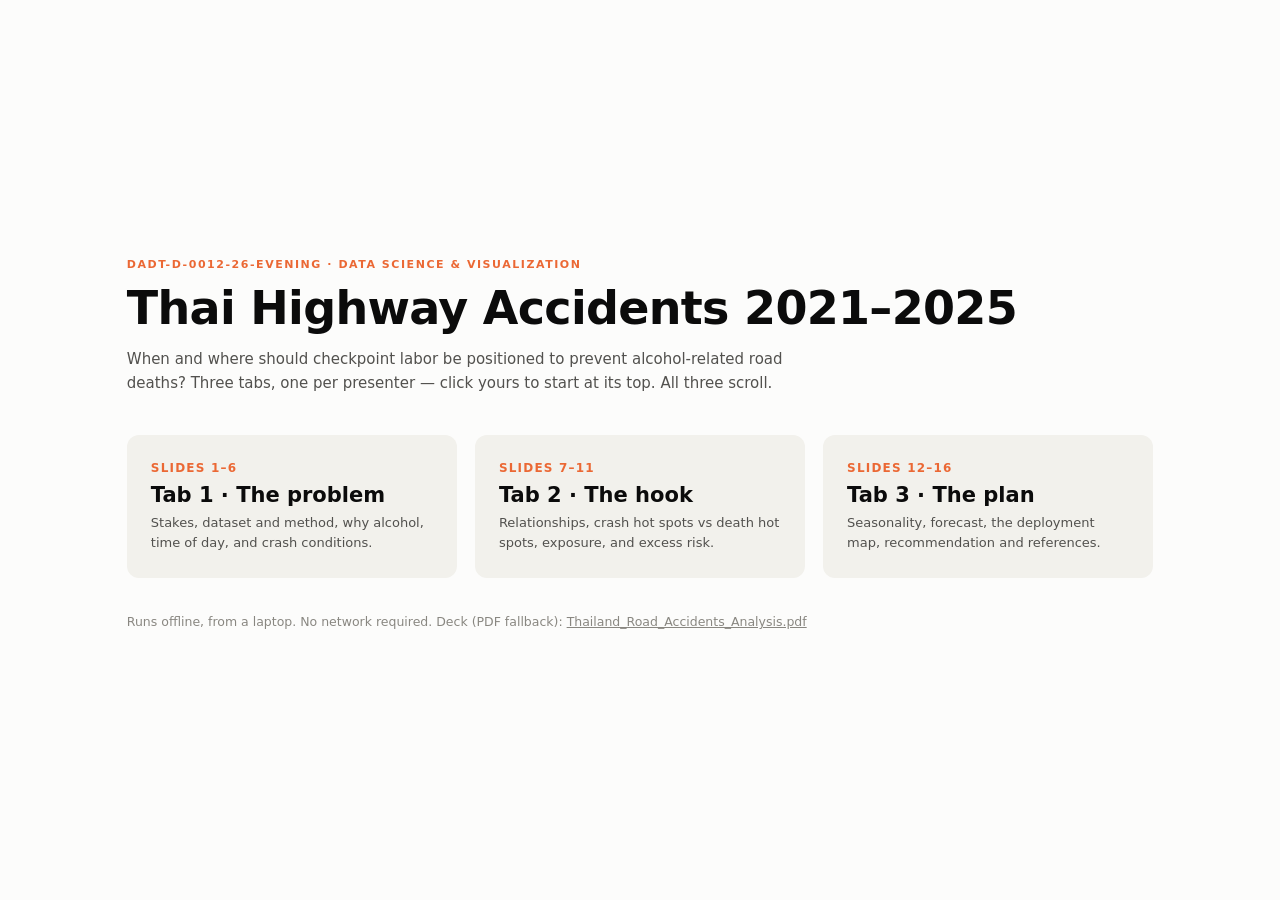
<file: index.html>
<!doctype html>
<!--
  Site entry point. Three separate tab pages (ticket 08/11) — this page only
  hands a presenter off to their own tab and lands them at its top. Not the
  analysis/prototype/web/index.html prototype: no PROTOTYPE banner, no
  A/B/C/D switcher, nothing to explain before the talk starts.
-->
<html lang="en">
<head>
<meta charset="utf-8">
<meta name="viewport" content="width=device-width, initial-scale=1">
<title>Where and When to Deploy Checkpoints</title>
<link rel="stylesheet" href="assets/css/site.css">
<style>
  main.landing {
    min-height: 100vh; display: flex; flex-direction: column; justify-content: center;
    padding: 0 clamp(20px, 6vw, 96px); max-width: 1180px; margin: 0 auto;
  }
  .landing .kicker { margin-top: 0; }
  .landing h1 { font-size: clamp(28px, 4vw, 46px); font-weight: 680; letter-spacing: -.015em;
    margin: 0 0 12px; }
  .landing p.lead { font-size: 15px; color: var(--ink-2); max-width: 70ch; line-height: 1.6;
    margin: 0 0 40px; }
  .tabgrid { display: grid; grid-template-columns: repeat(auto-fit, minmax(260px, 1fr)); gap: 18px; }
  .tabcard { display: block; text-decoration: none; color: inherit; background: var(--paper);
    border-radius: 12px; padding: 26px 24px; transition: transform .15s; }
  .tabcard:hover { transform: translateY(-2px); }
  .tabcard .n { font-size: 12px; font-weight: 700; letter-spacing: .1em; color: var(--severity);
    text-transform: uppercase; }
  .tabcard h2 { font-size: 21px; margin: 8px 0 6px; font-weight: 660; }
  .tabcard p { font-size: 13px; color: var(--ink-2); line-height: 1.5; margin: 0; }
  .landing .fallback { margin-top: 36px; font-size: 12.5px; color: var(--muted); }
  .landing .fallback a { color: inherit; }
</style>
</head>
<body>
<main class="landing">
  <p class="kicker">DADT-D-0012-26-Evening &middot; Data Science &amp; Visualization</p>
  <h1>Thai Highway Accidents 2021&ndash;2025</h1>
  <p class="lead">When and where should checkpoint labor be positioned to prevent
    alcohol-related road deaths? Three tabs, one per presenter &mdash; click yours to start
    at its top. All three scroll.</p>
  <div class="tabgrid">
    <a class="tabcard" href="tab1.html">
      <div class="n">Slides 1&ndash;6</div>
      <h2>Tab 1 &middot; The problem</h2>
      <p>Stakes, dataset and method, why alcohol, time of day, and crash conditions.</p>
    </a>
    <a class="tabcard" href="tab2.html">
      <div class="n">Slides 7&ndash;11</div>
      <h2>Tab 2 &middot; The hook</h2>
      <p>Relationships, crash hot spots vs death hot spots, exposure, and excess risk.</p>
    </a>
    <a class="tabcard" href="tab3.html">
      <div class="n">Slides 12&ndash;16</div>
      <h2>Tab 3 &middot; The plan</h2>
      <p>Seasonality, forecast, the deployment map, recommendation and references.</p>
    </a>
  </div>
  <p class="fallback">Runs offline, from a laptop. No network required.
    Deck (PDF fallback): <a href="assets/Thailand_Road_Accidents_Analysis.pdf">Thailand_Road_Accidents_Analysis.pdf</a></p>
</main>
</body>
</html>
</file>
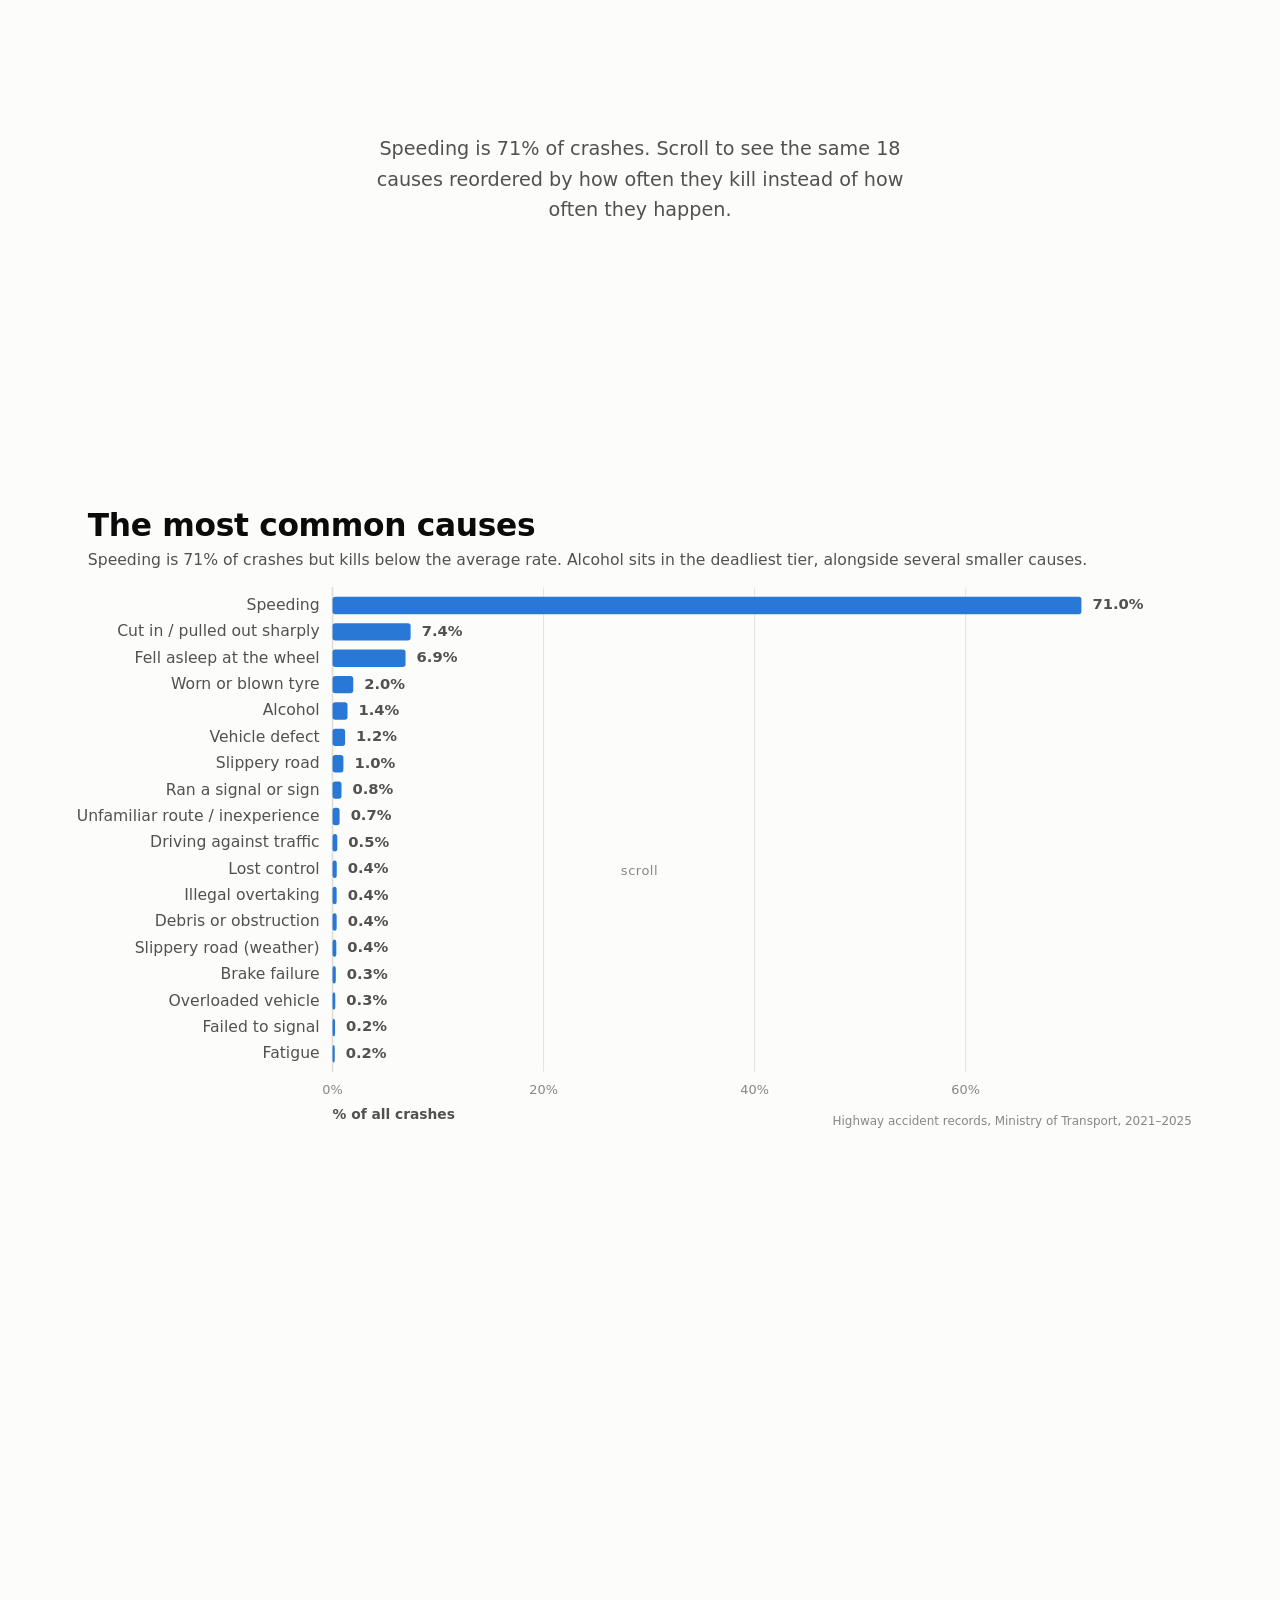
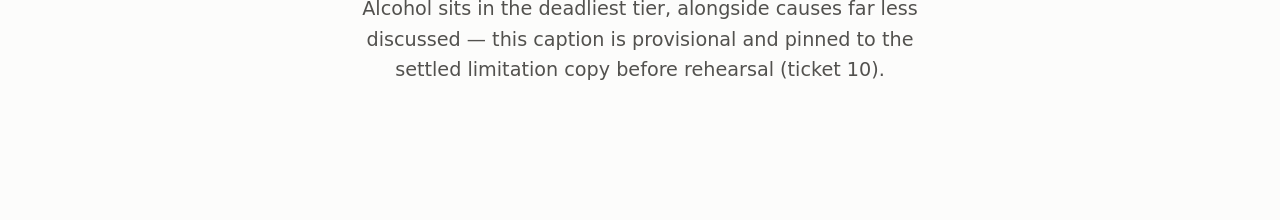
<file: slide04.html>
<!doctype html>
<!--
  Track 2 — Slide 4, the cause chart. Bars reorder from most-common to
  most-lethal as the presenter scrolls: speeding leads on frequency, but
  the deadliest tier is a different set of causes entirely.

  Same shape as slide08.html — stands alone so the chart can be driven and
  inspected without the rest of the site existing. Layout maths lives in
  assets/js/layout.js (slide04) and is checked by
  analysis/scripts/12_qa_chart_layout.js without a browser.

  Needs a local server, not file://, because it fetches its data.
-->
<html lang="en">
<head>
<meta charset="utf-8">
<meta name="viewport" content="width=device-width, initial-scale=1">
<title>The most common cause is not the most lethal one</title>
<link rel="stylesheet" href="assets/css/charts.css">
<style>
  html, body { margin: 0; background: var(--surface); color: var(--ink);
               font-family: "Segoe UI", system-ui, -apple-system, sans-serif; }
  .scroll-section { height: 300vh; position: relative; }
  .pin { position: sticky; top: 0; height: 100vh; display: grid;
         place-items: center; padding: 0 clamp(16px, 4vw, 64px); }
  .frame { width: min(1280px, 100%); }
  .spacer { height: 40vh; display: grid; place-items: center; }
  .spacer p { max-width: 46ch; font-size: clamp(16px, 1.5vw, 20px);
              line-height: 1.6; color: var(--ink-2); text-align: center; }
  .cue { position: fixed; bottom: 22px; left: 50%; transform: translateX(-50%);
         font-size: 13px; color: var(--muted); letter-spacing: .04em; }
</style>
</head>
<body>

<div class="spacer">
  <p>Speeding is 71% of crashes. Scroll to see the same 18 causes reordered
     by how often they kill instead of how often they happen.</p>
</div>

<section class="scroll-section" id="section">
  <div class="pin"><div class="frame" id="mount"></div></div>
</section>

<div class="spacer">
  <p>Alcohol sits in the deadliest tier, alongside causes far less discussed —
     this caption is provisional and pinned to the settled limitation copy
     before rehearsal (ticket 10).</p>
</div>

<div class="cue" id="cue">scroll</div>

<script src="assets/js/layout.js"></script>
<script src="assets/js/render.js"></script>
<script>
fetch("assets/data/charts/slide04_cause.json")
  .then(function (r) { return r.json(); })
  .then(function (data) {
    var chart = ChartRender.slide04(document.getElementById("mount"), data);
    var section = document.getElementById("section");
    var cue = document.getElementById("cue");

    function tick() {
      var r = section.getBoundingClientRect();
      var p = ChartLayout.progressFor(r.top, r.height, window.innerHeight);
      chart.update(p);
      cue.style.opacity = p > 0.02 && p < 0.98 ? 0 : 1;
    }

    addEventListener("scroll", tick, { passive: true });
    addEventListener("resize", tick);
    tick();
    window.__chart = chart;
  });
</script>
</body>
</html>
</file>
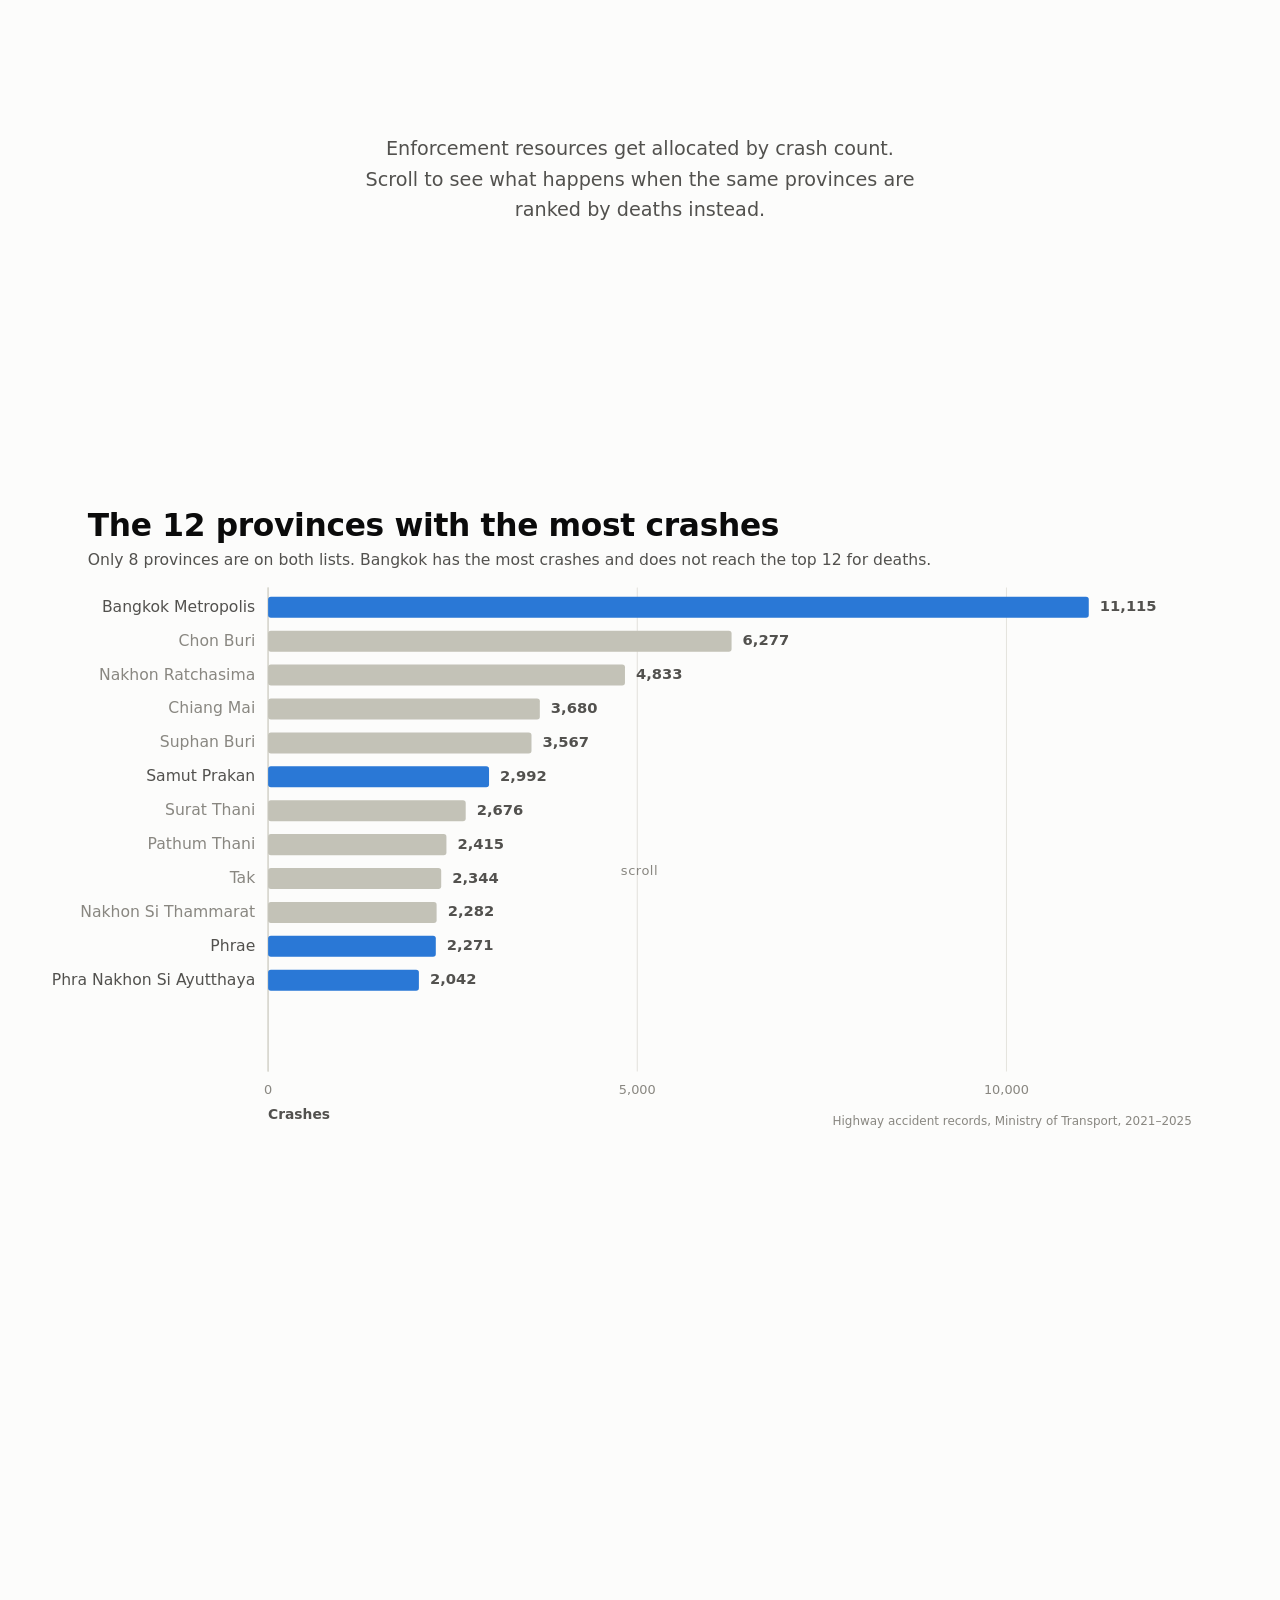
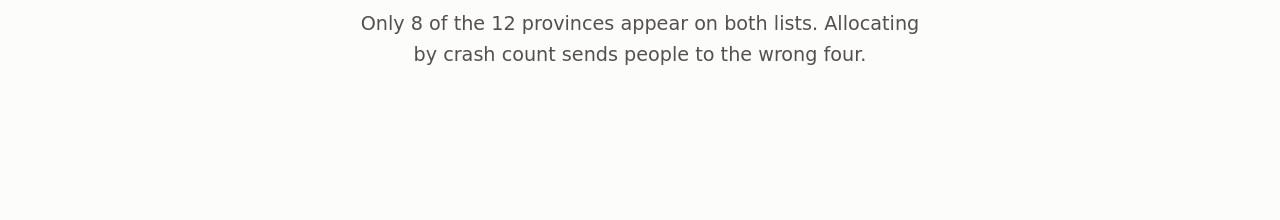
<file: slide08.html>
<!doctype html>
<!--
  Track 2 tracer bullet — Slide 8, the narrative pivot, animated.

  One ranked list of provinces physically reorders from "most crashes" into
  "most deaths" as the presenter scrolls, so the audience watches the claim
  happen instead of comparing two pictures themselves.

  Tab 2 absorbs this page in ticket 11; it stands alone here so the chart can be
  driven and inspected without the rest of the site existing. All layout maths is
  in assets/js/layout.js and is checked by analysis/scripts/12_qa_chart_layout.js
  without a browser.

  Needs a local server, not file://, because it fetches its data — same as the
  map prototype. No network: nothing here is loaded from off the machine.
-->
<html lang="en">
<head>
<meta charset="utf-8">
<meta name="viewport" content="width=device-width, initial-scale=1">
<title>Crash hot spots are not death hot spots</title>
<link rel="stylesheet" href="assets/css/charts.css">
<style>
  html, body { margin: 0; background: var(--surface); color: var(--ink);
               font-family: "Segoe UI", system-ui, -apple-system, sans-serif; }

  /* The section is three viewports tall and the chart is pinned inside it, so
     scroll distance becomes animation progress and the presenter sets the pace.
     Whichever treatment ticket 08 settles on replaces this block and nothing
     else — the chart only ever receives a scalar. */
  .scroll-section { height: 300vh; position: relative; }
  .pin { position: sticky; top: 0; height: 100vh; display: grid;
         place-items: center; padding: 0 clamp(16px, 4vw, 64px); }
  .frame { width: min(1280px, 100%); }

  .spacer { height: 40vh; display: grid; place-items: center; }
  .spacer p { max-width: 46ch; font-size: clamp(16px, 1.5vw, 20px);
              line-height: 1.6; color: var(--ink-2); text-align: center; }
  .cue { position: fixed; bottom: 22px; left: 50%; transform: translateX(-50%);
         font-size: 13px; color: var(--muted); letter-spacing: .04em; }
</style>
</head>
<body>

<div class="spacer">
  <p>Enforcement resources get allocated by crash count. Scroll to see what
     happens when the same provinces are ranked by deaths instead.</p>
</div>

<section class="scroll-section" id="section">
  <div class="pin"><div class="frame" id="mount"></div></div>
</section>

<div class="spacer">
  <p>Only 8 of the 12 provinces appear on both lists. Allocating by crash count
     sends people to the wrong four.</p>
</div>

<div class="cue" id="cue">scroll</div>

<script src="assets/js/layout.js"></script>
<script src="assets/js/render.js"></script>
<script>
fetch("assets/data/charts/slide08_provinces.json")
  .then(function (r) { return r.json(); })
  .then(function (data) {
    var chart = ChartRender.slide08(document.getElementById("mount"), data);
    var section = document.getElementById("section");
    var cue = document.getElementById("cue");

    function tick() {
      var r = section.getBoundingClientRect();
      var p = ChartLayout.progressFor(r.top, r.height, window.innerHeight);
      chart.update(p);
      cue.style.opacity = p > 0.02 && p < 0.98 ? 0 : 1;
    }

    addEventListener("scroll", tick, { passive: true });
    addEventListener("resize", tick);
    tick();

    // Lets the chart be driven directly — by a check, or by a presenter's
    // keyboard during Q&A once ticket 08 decides what that should be.
    window.__chart = chart;
  });
</script>
</body>
</html>
</file>
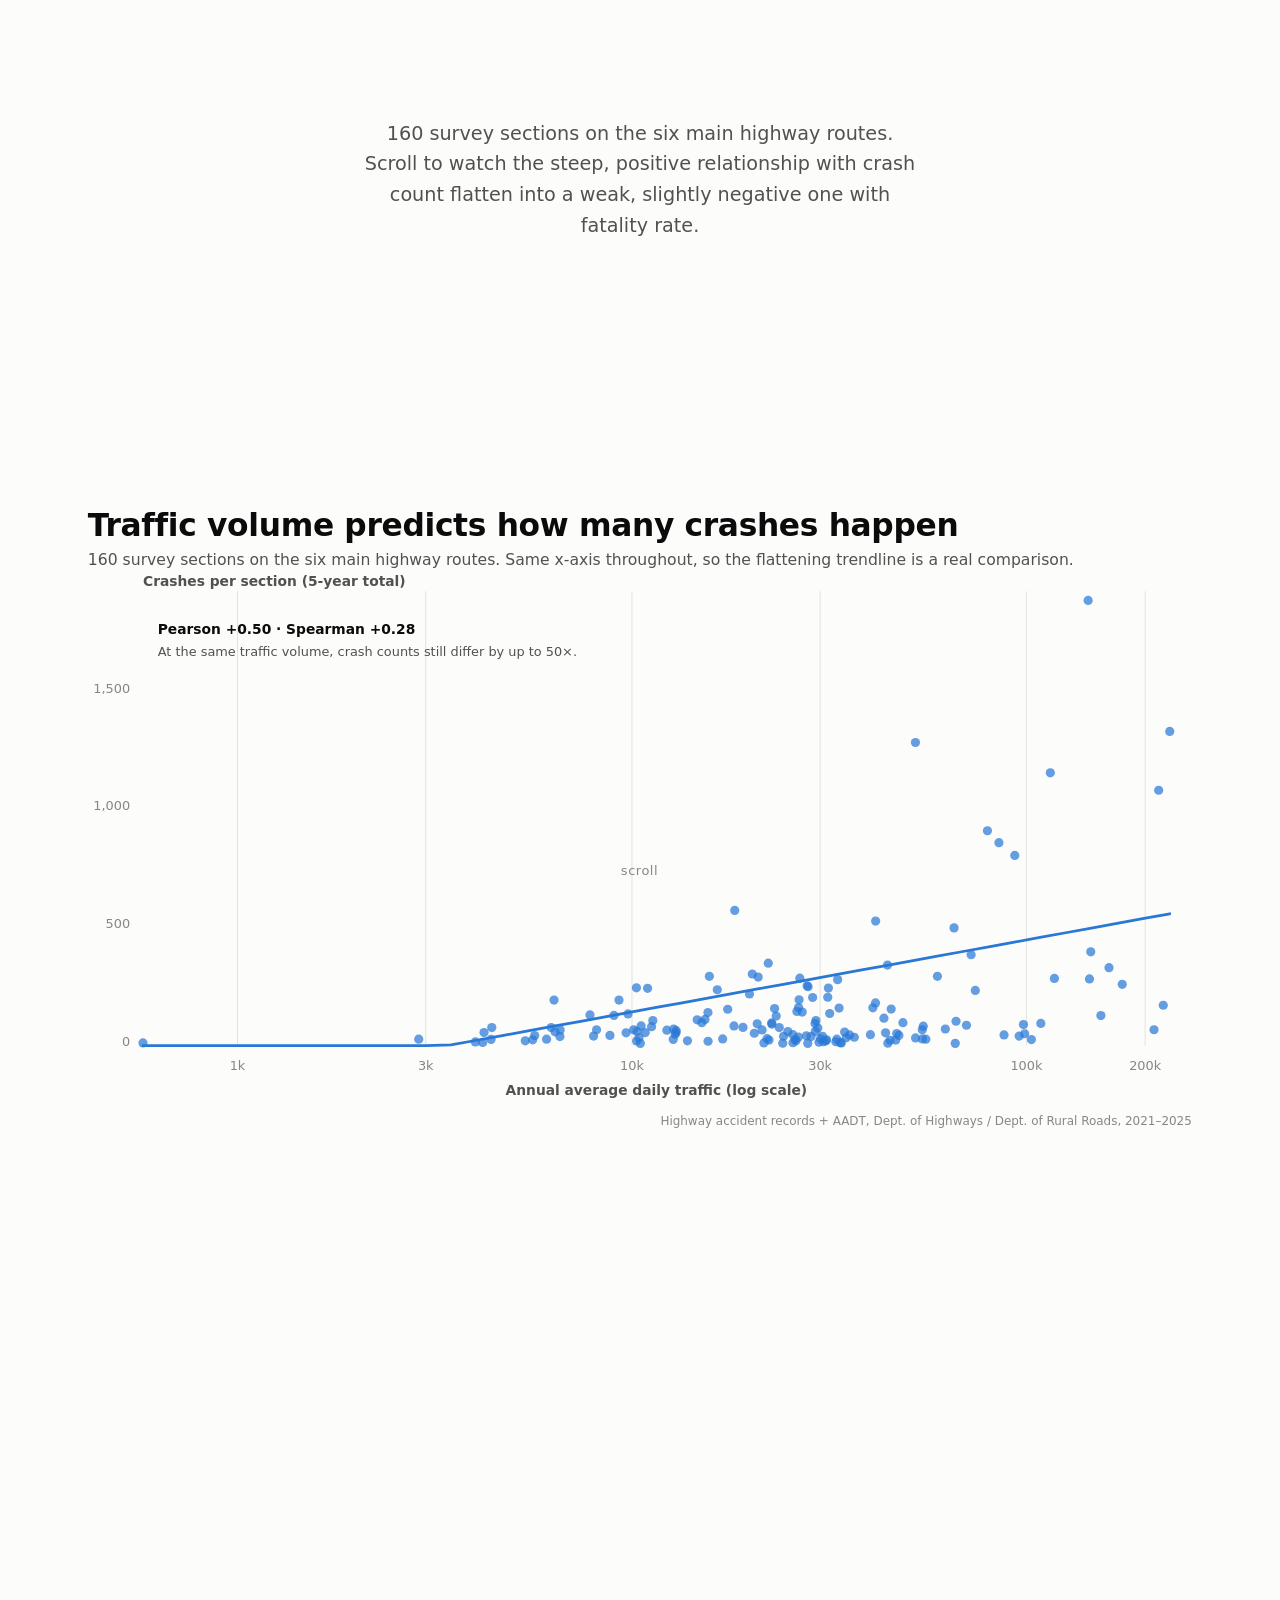
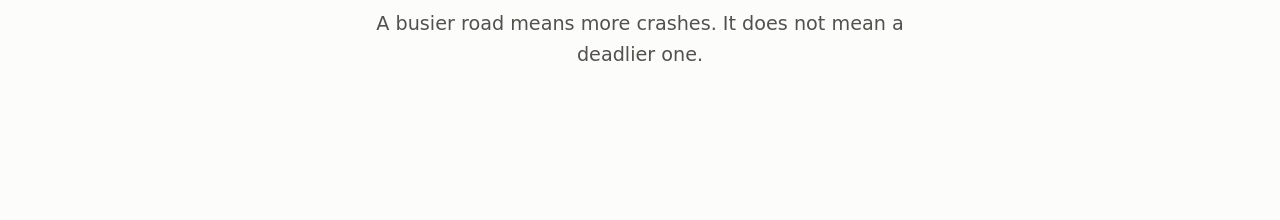
<file: slide09.html>
<!doctype html>
<!--
  Track 2 — Slide 9, the AADT scatter. Panel A (crashes) morphs into panel B
  (fatality rate) on one shared, unmoving x-axis, so the trendline visibly
  flattening is a real comparison rather than a rescaling artefact — the
  ticket's explicit requirement. See the comment on slide09() in layout.js for
  why the trendline's steepness is drawn from the reported correlation
  coefficients rather than from the raw fitted values.

  Needs a local server, not file://, because it fetches its data.
-->
<html lang="en">
<head>
<meta charset="utf-8">
<meta name="viewport" content="width=device-width, initial-scale=1">
<title>Traffic volume predicts crashes, not fatality rate</title>
<link rel="stylesheet" href="assets/css/charts.css">
<style>
  html, body { margin: 0; background: var(--surface); color: var(--ink);
               font-family: "Segoe UI", system-ui, -apple-system, sans-serif; }
  .scroll-section { height: 300vh; position: relative; }
  .pin { position: sticky; top: 0; height: 100vh; display: grid;
         place-items: center; padding: 0 clamp(16px, 4vw, 64px); }
  .frame { width: min(1280px, 100%); }
  .spacer { height: 40vh; display: grid; place-items: center; }
  .spacer p { max-width: 46ch; font-size: clamp(16px, 1.5vw, 20px);
              line-height: 1.6; color: var(--ink-2); text-align: center; }
  .cue { position: fixed; bottom: 22px; left: 50%; transform: translateX(-50%);
         font-size: 13px; color: var(--muted); letter-spacing: .04em; }
</style>
</head>
<body>

<div class="spacer">
  <p>160 survey sections on the six main highway routes. Scroll to watch the
     steep, positive relationship with crash count flatten into a weak,
     slightly negative one with fatality rate.</p>
</div>

<section class="scroll-section" id="section">
  <div class="pin"><div class="frame" id="mount"></div></div>
</section>

<div class="spacer">
  <p>A busier road means more crashes. It does not mean a deadlier one.</p>
</div>

<div class="cue" id="cue">scroll</div>

<script src="assets/js/layout.js"></script>
<script src="assets/js/render.js"></script>
<script>
fetch("assets/data/charts/slide09_sections.json")
  .then(function (r) { return r.json(); })
  .then(function (data) {
    var chart = ChartRender.slide09(document.getElementById("mount"), data);
    var section = document.getElementById("section");
    var cue = document.getElementById("cue");

    function tick() {
      var r = section.getBoundingClientRect();
      var p = ChartLayout.progressFor(r.top, r.height, window.innerHeight);
      chart.update(p);
      cue.style.opacity = p > 0.02 && p < 0.98 ? 0 : 1;
    }

    addEventListener("scroll", tick, { passive: true });
    addEventListener("resize", tick);
    tick();
    window.__chart = chart;
  });
</script>
</body>
</html>
</file>
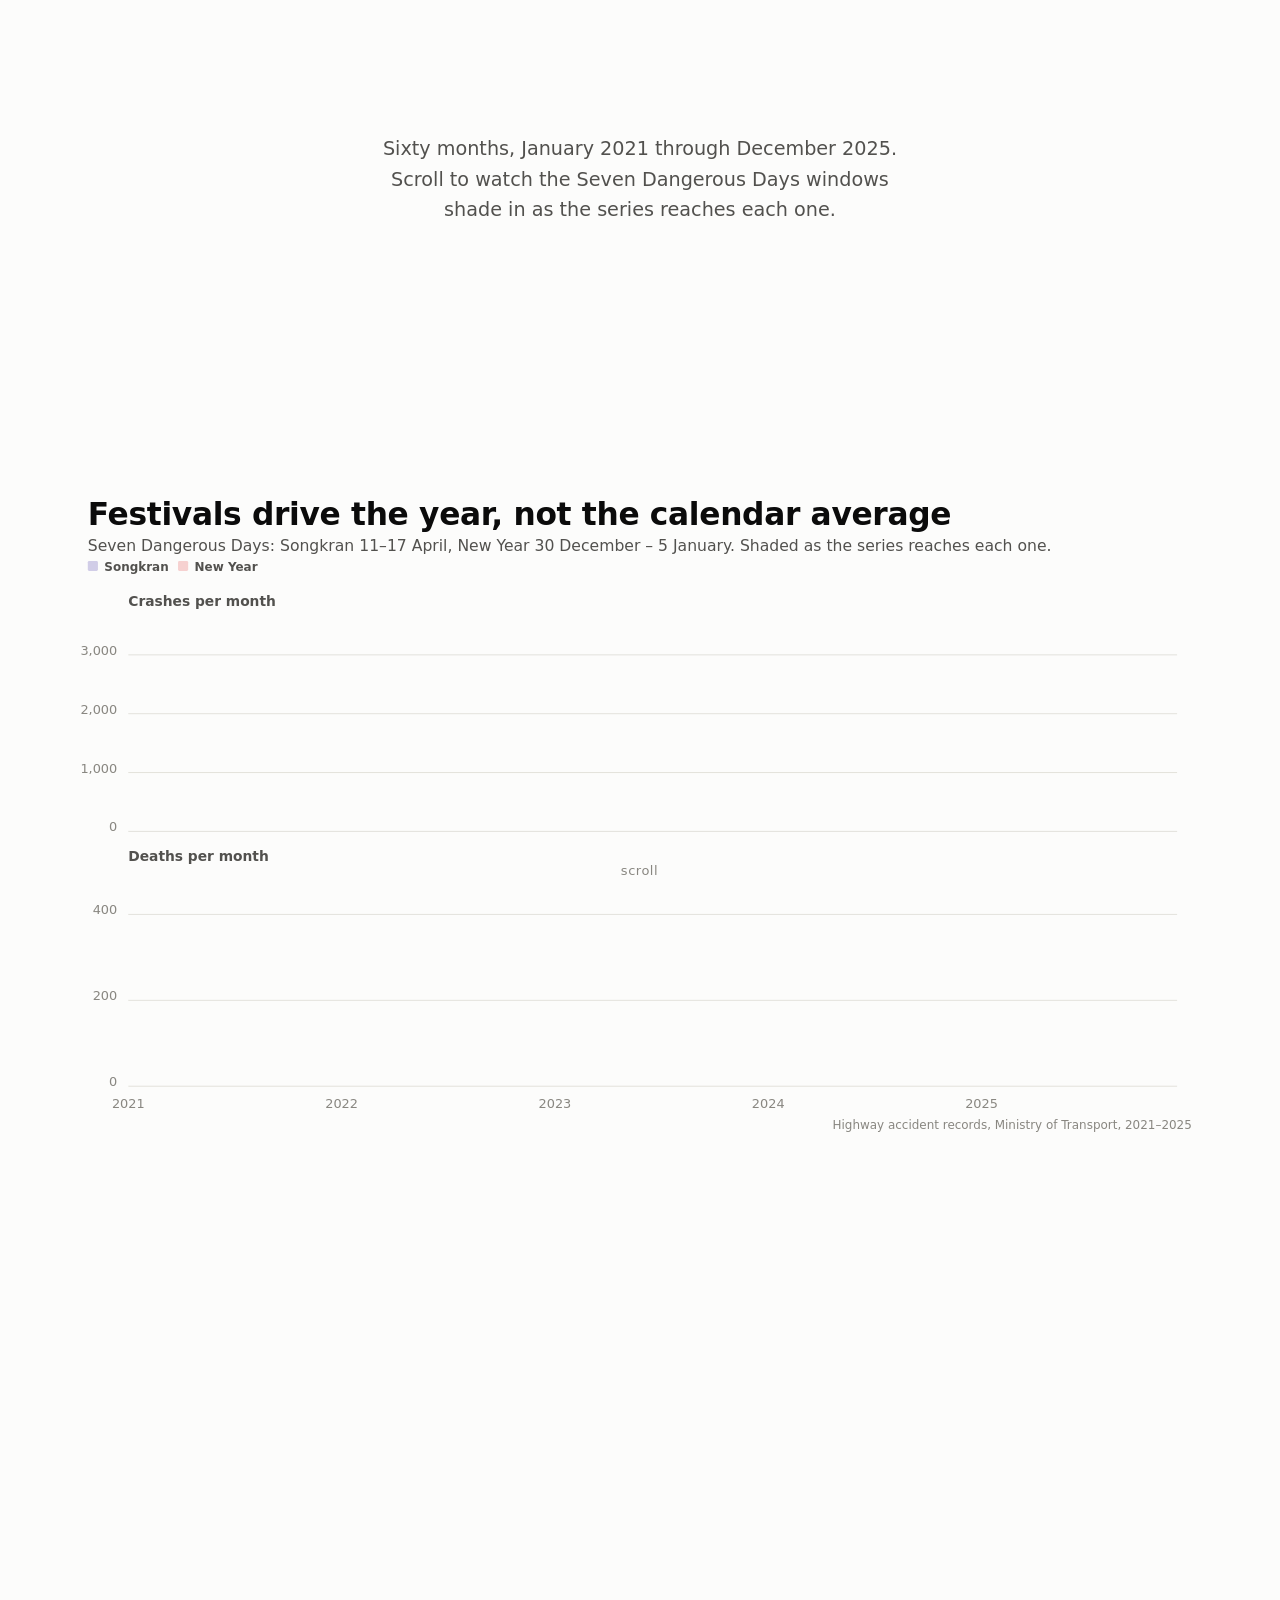
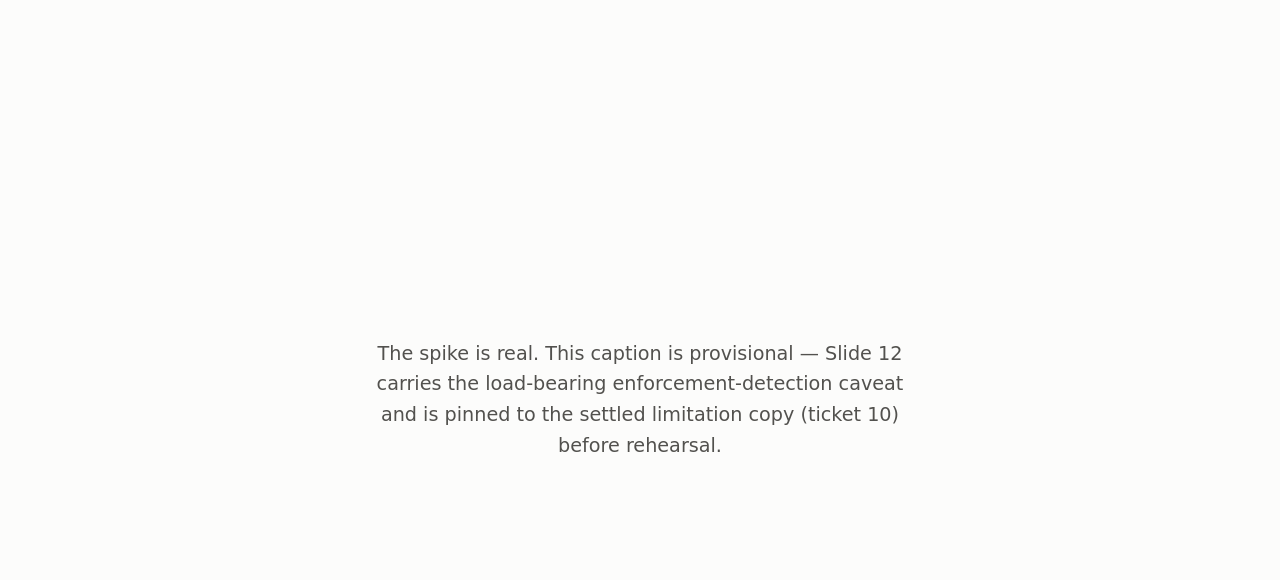
<file: slide12.html>
<!doctype html>
<!--
  Track 2 — Slide 12, the monthly reveal. Crashes and deaths draw in month by
  month as the presenter scrolls; the Seven Dangerous Days windows (Songkran
  11-17 April, New Year 30 December - 5 January) shade in just ahead of the
  reveal reaching them, and their multiplier is read from `campaign_windows`
  only — never `superseded_windows`, which the check script asserts.

  Progress here is a reveal fraction, not a swap point: 0 is a valid "nothing
  drawn yet" state, 1 is the complete five-year series. Needs a local server,
  not file://, because it fetches its data.
-->
<html lang="en">
<head>
<meta charset="utf-8">
<meta name="viewport" content="width=device-width, initial-scale=1">
<title>Festivals drive the year, not the calendar average</title>
<link rel="stylesheet" href="assets/css/charts.css">
<style>
  html, body { margin: 0; background: var(--surface); color: var(--ink);
               font-family: "Segoe UI", system-ui, -apple-system, sans-serif; }
  .scroll-section { height: 340vh; position: relative; }
  .pin { position: sticky; top: 0; height: 100vh; display: grid;
         place-items: center; padding: 0 clamp(16px, 4vw, 64px); }
  .frame { width: min(1280px, 100%); }
  .spacer { height: 40vh; display: grid; place-items: center; }
  .spacer p { max-width: 46ch; font-size: clamp(16px, 1.5vw, 20px);
              line-height: 1.6; color: var(--ink-2); text-align: center; }
  .cue { position: fixed; bottom: 22px; left: 50%; transform: translateX(-50%);
         font-size: 13px; color: var(--muted); letter-spacing: .04em; }
</style>
</head>
<body>

<div class="spacer">
  <p>Sixty months, January 2021 through December 2025. Scroll to watch the
     Seven Dangerous Days windows shade in as the series reaches each one.</p>
</div>

<section class="scroll-section" id="section">
  <div class="pin"><div class="frame" id="mount"></div></div>
</section>

<div class="spacer">
  <p>The spike is real. This caption is provisional — Slide 12 carries the
     load-bearing enforcement-detection caveat and is pinned to the settled
     limitation copy (ticket 10) before rehearsal.</p>
</div>

<div class="cue" id="cue">scroll</div>

<script src="assets/js/layout.js"></script>
<script src="assets/js/render.js"></script>
<script>
fetch("assets/data/charts/slide12_monthly.json")
  .then(function (r) { return r.json(); })
  .then(function (data) {
    var chart = ChartRender.slide12(document.getElementById("mount"), data);
    var section = document.getElementById("section");
    var cue = document.getElementById("cue");

    function tick() {
      var r = section.getBoundingClientRect();
      var p = ChartLayout.progressFor(r.top, r.height, window.innerHeight);
      chart.update(p);
      cue.style.opacity = p > 0.02 && p < 0.98 ? 0 : 1;
    }

    addEventListener("scroll", tick, { passive: true });
    addEventListener("resize", tick);
    tick();
    window.__chart = chart;
  });
</script>
</body>
</html>
</file>
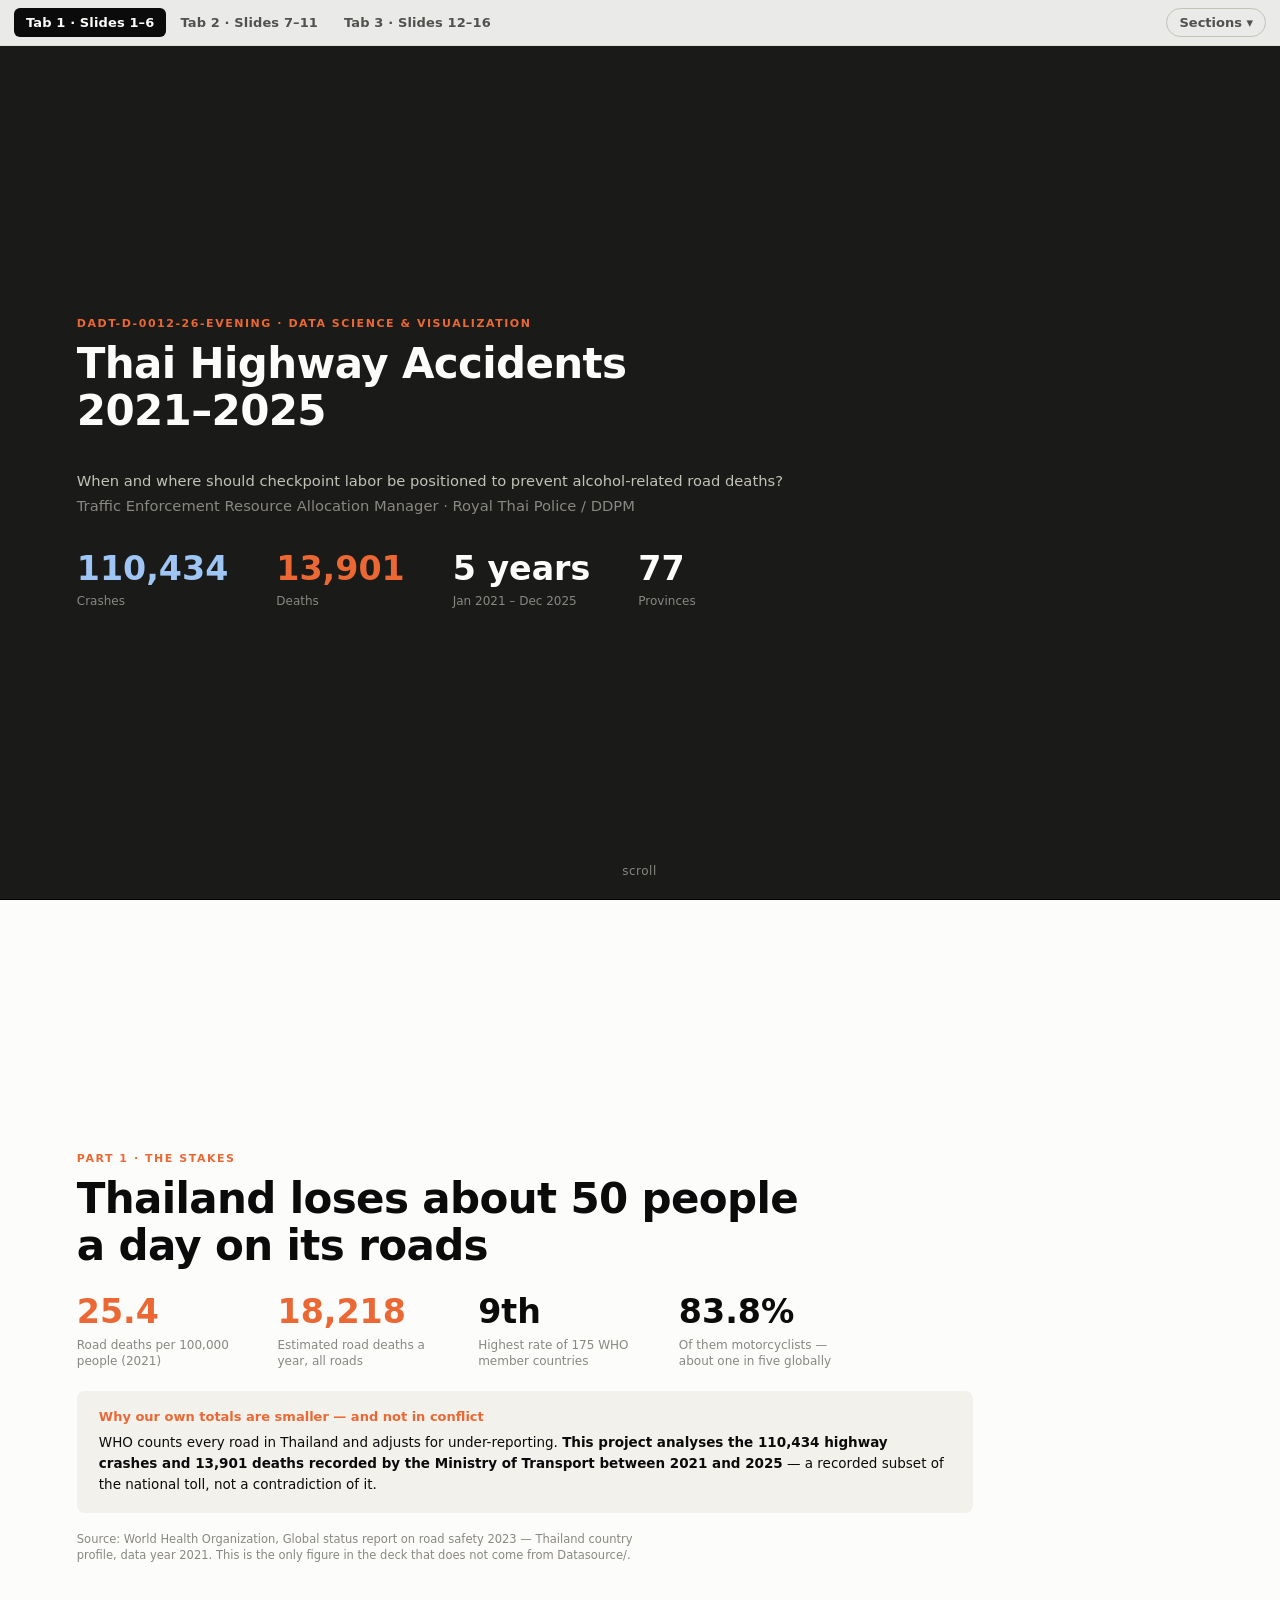
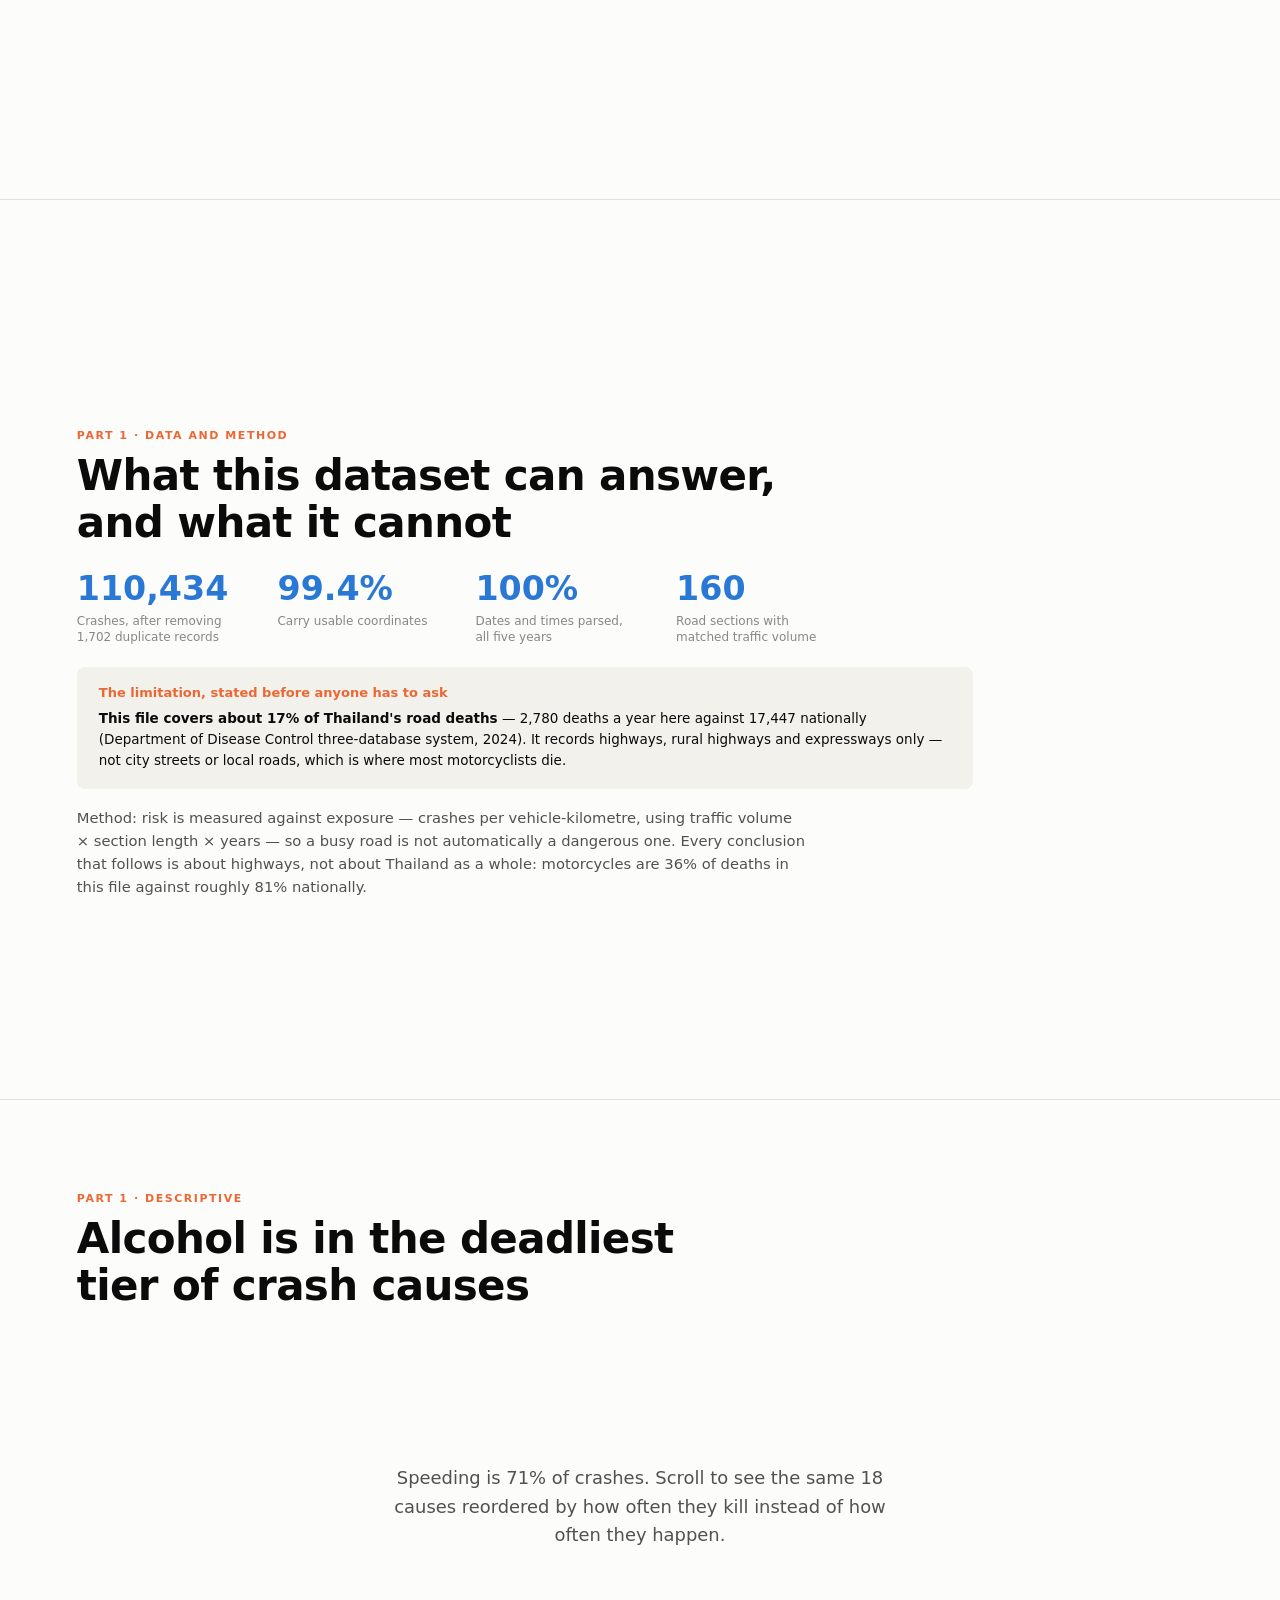
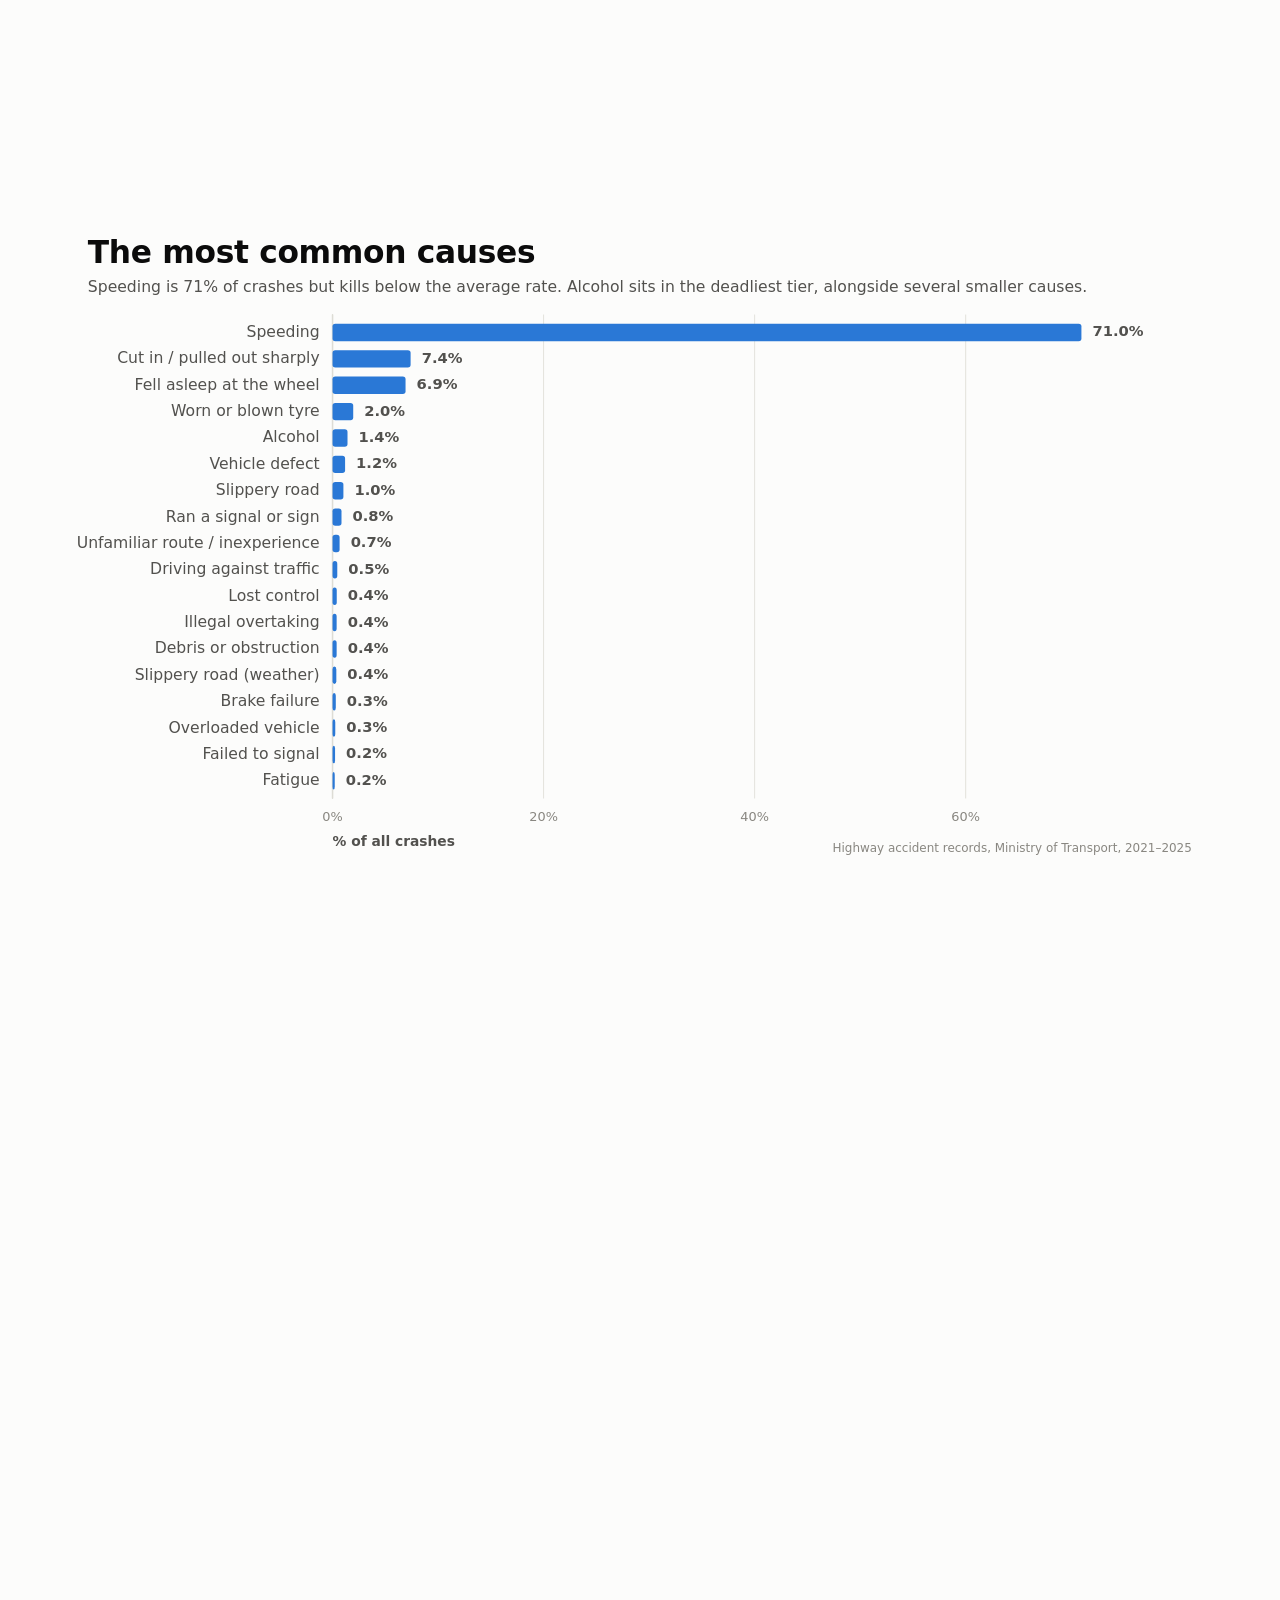
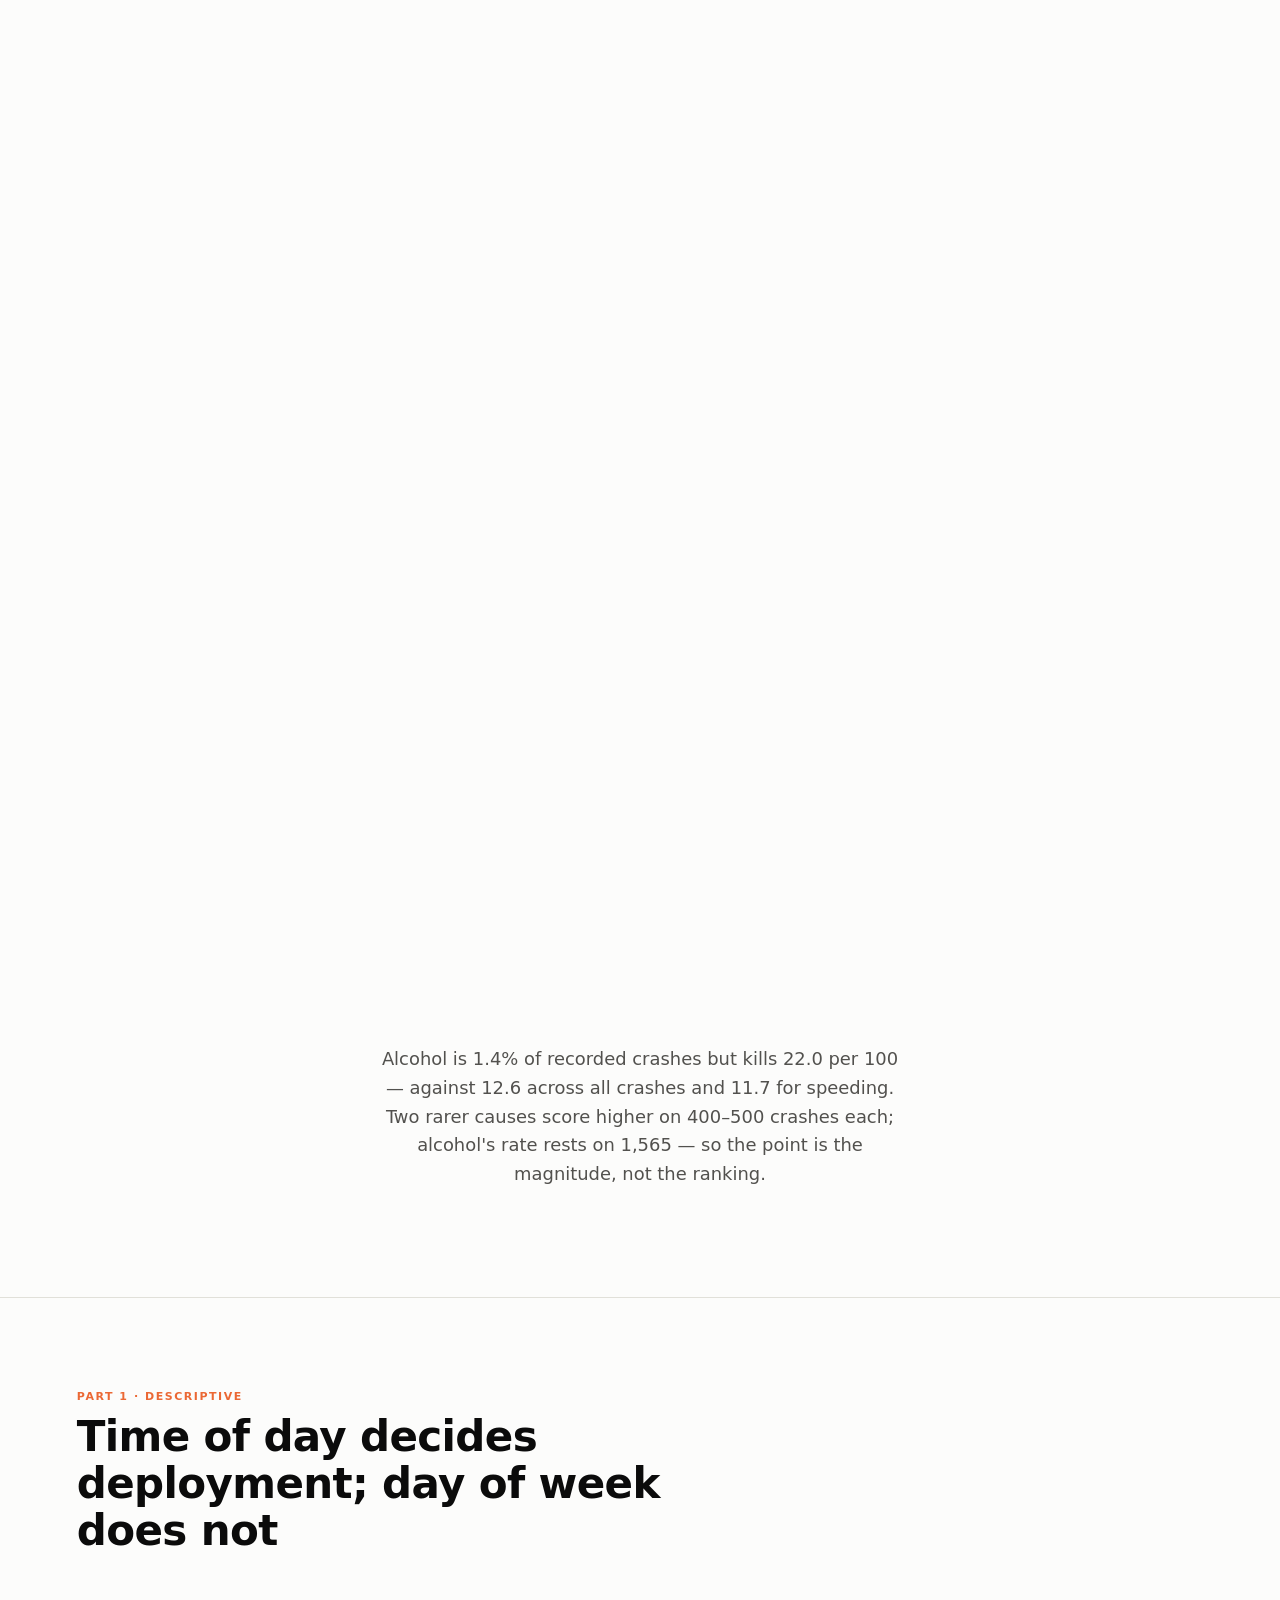
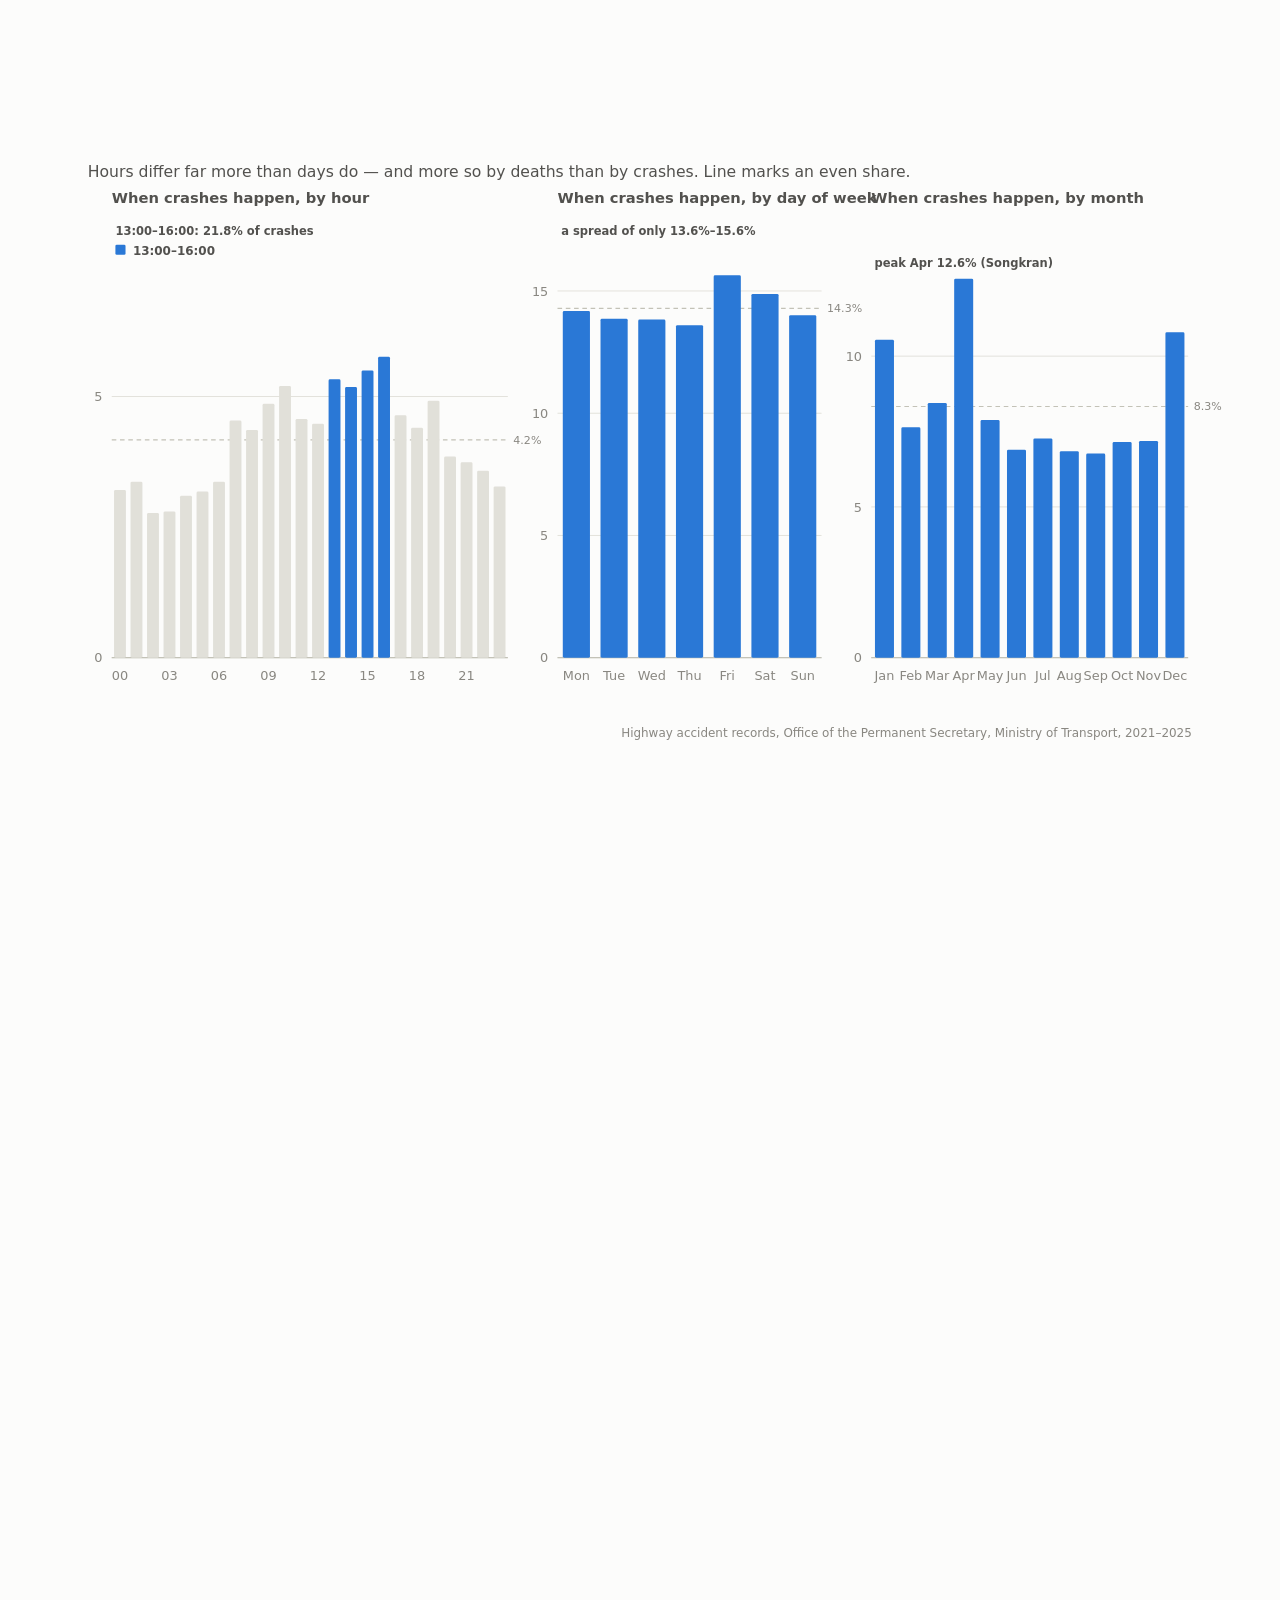
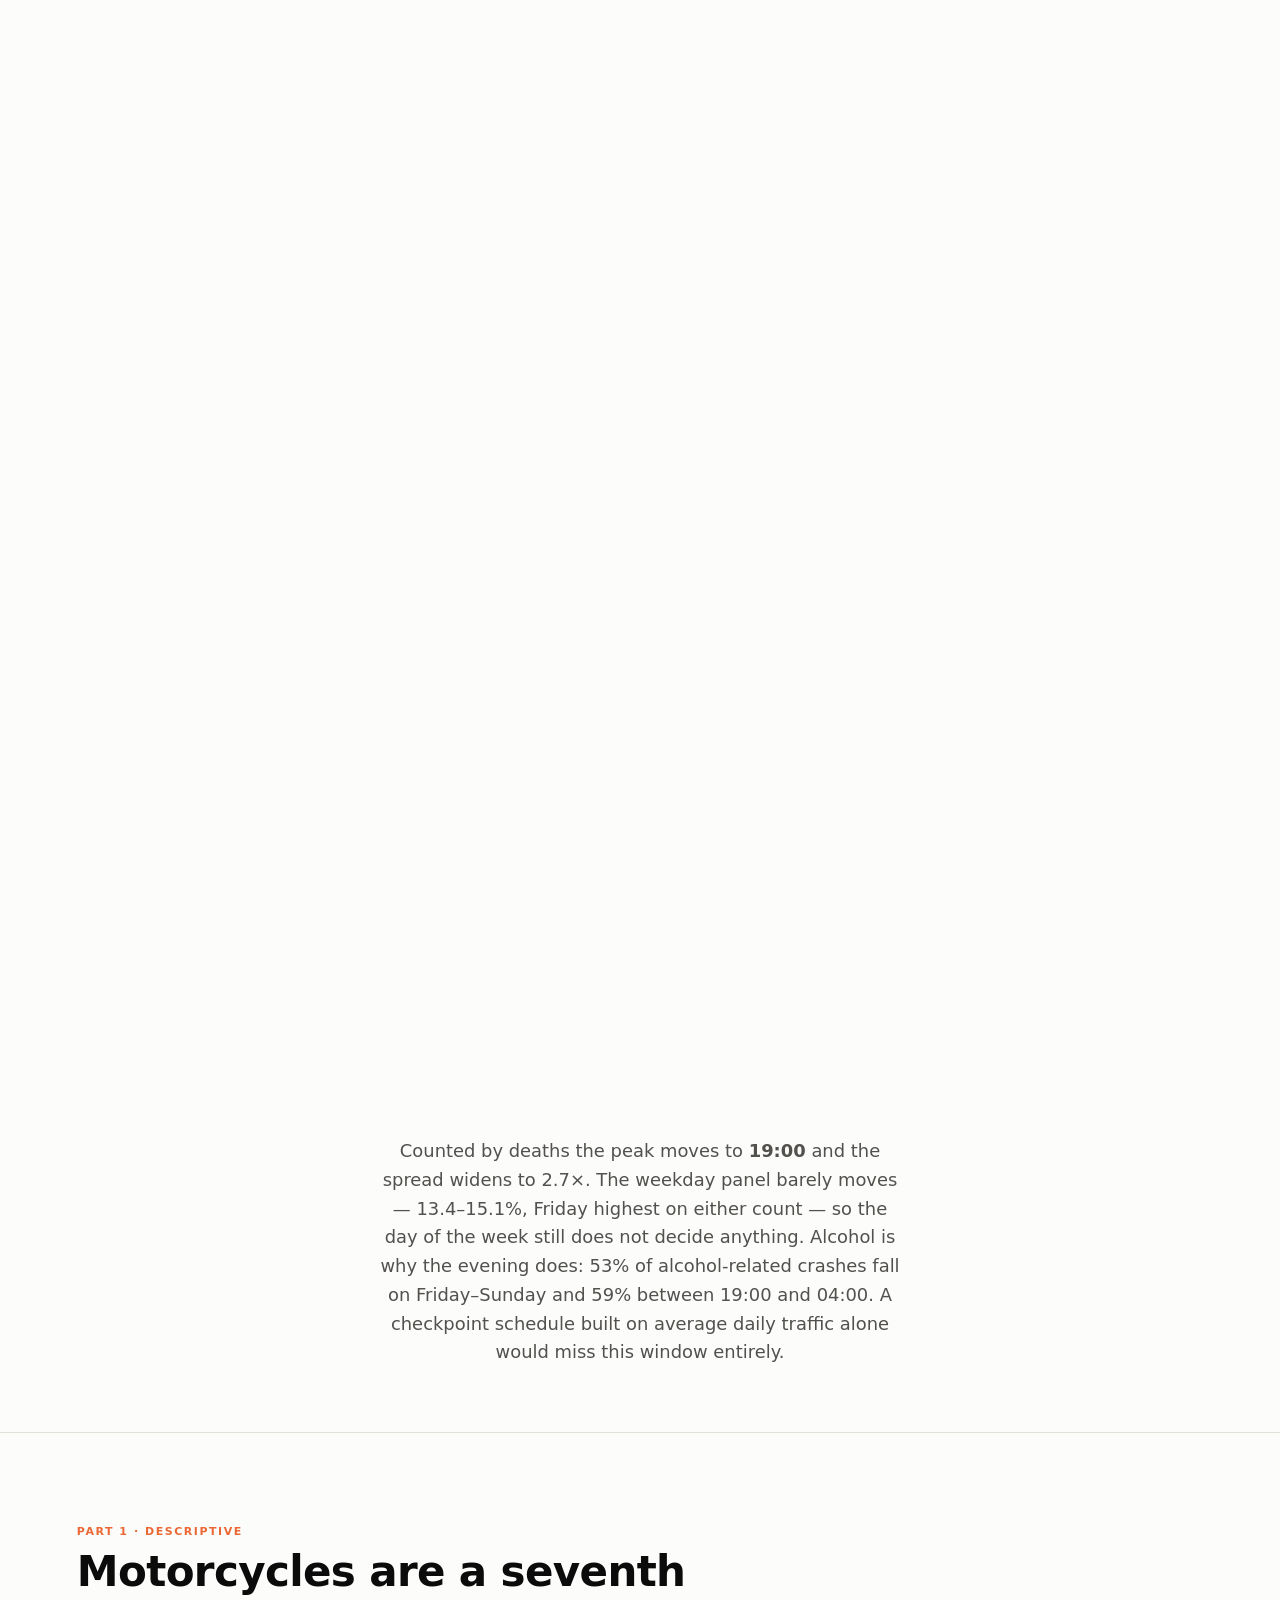
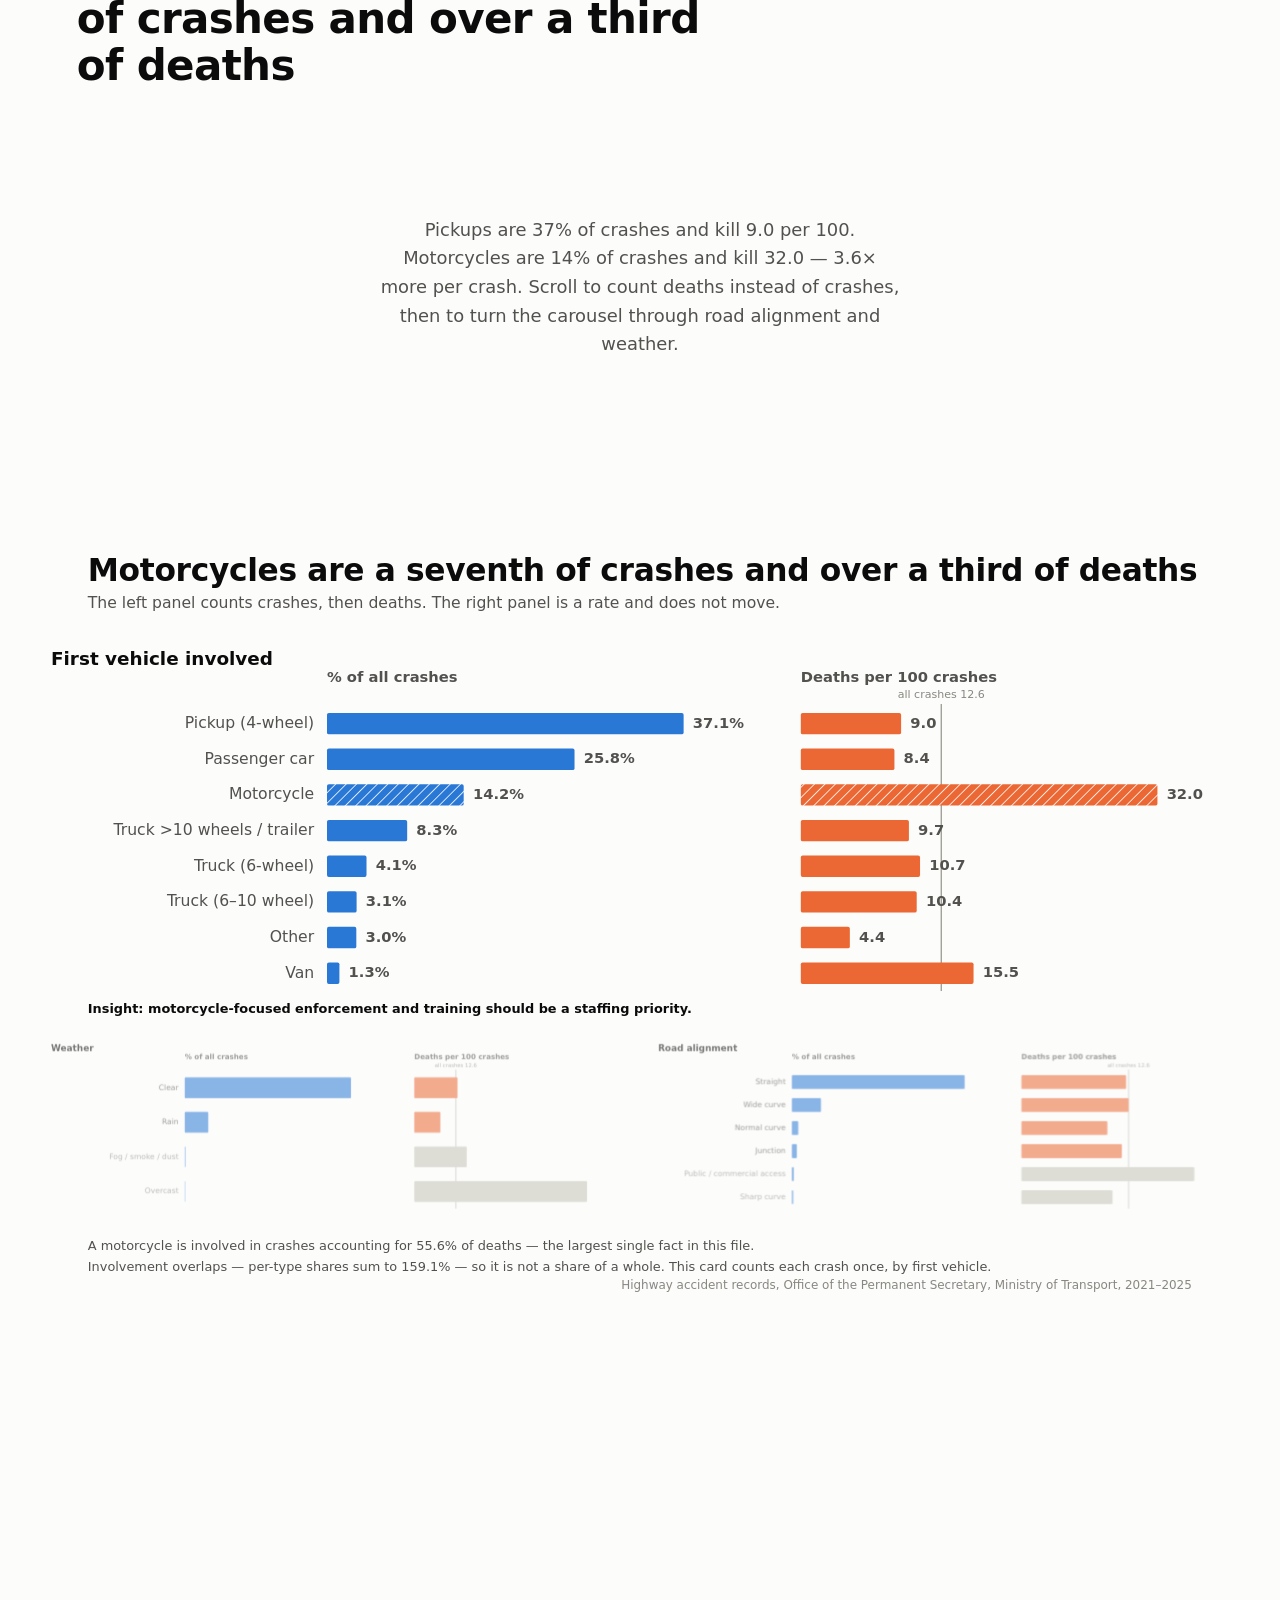
<file: tab1.html>
<!doctype html>
<!--
  Tab 1 — Slides 1-6 of the Final Outline. One presenter drives this tab only;
  Tabs 2 and 3 are separate pages (tab2.html, tab3.html) so a handoff is a
  click, not a state change, and so this tab never touches the Tab 3 map data.

  Copy below is reproduced verbatim from analysis/scripts/06_build_deck.js so
  the site and the uploaded deck cannot tell a different story — see 11_qa_deck_text.py.
  Slide 4 is a live chart (assets/js/layout.js + render.js), not fig02's
  static image; the deck keeps the static version, the site does not need to.

  Needs a local server, not file://, because the live chart and figures are
  fetched. python -m http.server 8789 --directory site
-->
<html lang="en">
<head>
<meta charset="utf-8">
<meta name="viewport" content="width=device-width, initial-scale=1">
<title>Tab 1 — Where and When to Deploy Checkpoints</title>
<link rel="stylesheet" href="assets/css/site.css">
<link rel="stylesheet" href="assets/css/charts.css">
</head>
<body>

<div class="mobile-notice">
  <h1>Thai Highway Accidents 2021&ndash;2025</h1>
  <p>This site is built to be driven from a laptop onto a projector, not read on a phone.
     A presenter is showing it live &mdash; ask to see the deck instead, or view this on a
     larger screen.</p>
  <a href="assets/Thailand_Road_Accidents_Analysis.pdf">Download the presentation deck</a>
</div>

<header class="topnav">
  <div class="tabs">
    <a class="tab current" href="tab1.html">Tab 1 &middot; Slides 1&ndash;6</a>
    <a class="tab" href="tab2.html">Tab 2 &middot; Slides 7&ndash;11</a>
    <a class="tab" href="tab3.html">Tab 3 &middot; Slides 12&ndash;16</a>
  </div>
  <button class="idxbtn" id="idxbtn">Sections &#9662;</button>
</header>
<nav class="secindex" id="secindex"></nav>

<main>

<!-- 1 — title -->
<section class="section section-static dark" data-kicker="Title" data-title="Thai Highway Accidents 2021&ndash;2025">
  <p class="kicker">DADT-D-0012-26-Evening &middot; Data Science &amp; Visualization</p>
  <h1>Thai Highway Accidents<br>2021&ndash;2025</h1>
  <p class="takeaway ink-2">When and where should checkpoint labor be positioned to prevent
    alcohol-related road deaths?</p>
  <p class="takeaway muted" style="margin-top:2px">Traffic Enforcement Resource Allocation
    Manager &middot; Royal Thai Police / DDPM</p>
  <div class="stats" style="margin-top:34px">
    <div class="stat"><div class="v volume">110,434</div><div class="l">Crashes</div></div>
    <div class="stat"><div class="v severity">13,901</div><div class="l">Deaths</div></div>
    <div class="stat"><div class="v">5 years</div><div class="l">Jan 2021 &ndash; Dec 2025</div></div>
    <div class="stat"><div class="v">77</div><div class="l">Provinces</div></div>
  </div>
</section>

<!-- 2 — the stakes -->
<section class="section section-static" data-kicker="Part 1 &middot; The stakes" data-title="Thailand loses about 50 people a day">
  <p class="kicker">Part 1 &middot; The stakes</p>
  <h1>Thailand loses about 50 people a day on its roads</h1>
  <div class="stats">
    <div class="stat"><div class="v severity">25.4</div><div class="l">Road deaths per 100,000 people (2021)</div></div>
    <div class="stat"><div class="v severity">18,218</div><div class="l">Estimated road deaths a year, all roads</div></div>
    <div class="stat"><div class="v">9th</div><div class="l">Highest rate of 175 WHO member countries</div></div>
    <div class="stat"><div class="v">83.8%</div><div class="l">Of them motorcyclists &mdash; about one in five globally</div></div>
  </div>
  <div class="callout">
    <h2>Why our own totals are smaller &mdash; and not in conflict</h2>
    <p>WHO counts every road in Thailand and adjusts for under-reporting. <b>This project
      analyses the 110,434 highway crashes and 13,901 deaths recorded by the Ministry of
      Transport between 2021 and 2025</b> &mdash; a recorded subset of the national toll, not
      a contradiction of it.</p>
  </div>
  <p class="limits">Source: World Health Organization, Global status report on road safety 2023
    &mdash; Thailand country profile, data year 2021. This is the only figure in the deck that
    does not come from Datasource/.</p>
</section>

<!-- 3 — dataset & method -->
<section class="section section-static" data-kicker="Part 1 &middot; Data and method" data-title="What this dataset can answer">
  <p class="kicker">Part 1 &middot; Data and method</p>
  <h1>What this dataset can answer, and what it cannot</h1>
  <div class="stats">
    <div class="stat"><div class="v volume">110,434</div><div class="l">Crashes, after removing 1,702 duplicate records</div></div>
    <div class="stat"><div class="v volume">99.4%</div><div class="l">Carry usable coordinates</div></div>
    <div class="stat"><div class="v volume">100%</div><div class="l">Dates and times parsed, all five years</div></div>
    <div class="stat"><div class="v volume">160</div><div class="l">Road sections with matched traffic volume</div></div>
  </div>
  <div class="callout">
    <h2>The limitation, stated before anyone has to ask</h2>
    <p><b>This file covers about 17% of Thailand's road deaths</b> &mdash; 2,780 deaths a year
      here against 17,447 nationally (Department of Disease Control three-database system,
      2024). It records highways, rural highways and expressways only &mdash; not city
      streets or local roads, which is where most motorcyclists die.</p>
  </div>
  <p class="takeaway">Method: risk is measured against exposure &mdash; crashes per
    vehicle-kilometre, using traffic volume &times; section length &times; years &mdash; so a
    busy road is not automatically a dangerous one. Every conclusion that follows is about
    highways, not about Thailand as a whole: motorcycles are 36% of deaths in this file
    against roughly 81% nationally.</p>
</section>

<!-- 4 — why alcohol (LIVE) -->
<section class="section section-live" data-kicker="Part 1 &middot; Descriptive" data-title="Alcohol is in the deadliest tier of crash causes">
  <div class="live-intro">
    <p class="kicker">Part 1 &middot; Descriptive</p>
    <h1>Alcohol is in the deadliest tier of crash causes</h1>
  </div>
  <div class="spacer">
    <p>Speeding is 71% of crashes. Scroll to see the same 18 causes reordered by how often
       they kill instead of how often they happen.</p>
  </div>
  <div class="scroll-section act3" id="sec-s4">
    <div class="pin"><div class="frame" id="mount-s4"></div></div>
  </div>
  <div class="spacer">
    <p>Alcohol is 1.4% of recorded crashes but kills 22.0 per 100 &mdash; against 12.6 across
       all crashes and 11.7 for speeding. Two rarer causes score higher on 400&ndash;500
       crashes each; alcohol's rate rests on 1,565 &mdash; so the point is the magnitude,
       not the ranking.</p>
  </div>
</section>

<!-- 5 — when (LIVE) -->
<section class="section section-live" data-kicker="Part 1 &middot; Descriptive" data-title="Time of day decides deployment">
  <div class="live-intro">
    <p class="kicker">Part 1 &middot; Descriptive</p>
    <h1>Time of day decides deployment; day of week does not</h1>
  </div>
  <div class="scroll-section" id="sec-s5">
    <div class="pin"><div class="frame" id="mount-s5"></div></div>
  </div>
  <div class="spacer">
    <p>Counted by deaths the peak moves to <b>19:00</b> and the spread widens to 2.7&times;.
       The weekday panel barely moves &mdash; 13.4&ndash;15.1%, Friday highest on either
       count &mdash; so the day of the week still does not decide anything. Alcohol is why
       the evening does: 53% of alcohol-related crashes fall on Friday&ndash;Sunday and 59%
       between 19:00 and 04:00. A checkpoint schedule built on average daily traffic alone
       would miss this window entirely.</p>
  </div>
</section>

<!-- 6 — conditions (LIVE) -->
<section class="section section-live" data-kicker="Part 1 &middot; Descriptive" data-title="Motorcycles are over a third of deaths">
  <div class="live-intro">
    <p class="kicker">Part 1 &middot; Descriptive</p>
    <h1>Motorcycles are a seventh of crashes and over a third of deaths</h1>
  </div>
  <div class="spacer">
    <p>Pickups are 37% of crashes and kill 9.0 per 100. Motorcycles are 14% of crashes
       and kill 32.0 &mdash; 3.6&times; more per crash. Scroll to count deaths instead of
       crashes, then to turn the carousel through road alignment and weather.</p>
  </div>
  <div class="scroll-section carousel" id="sec-s6">
    <div class="pin"><div class="frame" id="mount-s6"></div></div>
  </div>
  <div class="spacer">
    <p>Counted by deaths the order inverts: motorcycles are <b>36% of all highway
       deaths</b>, ahead of pickups at 27%. Road alignment barely moves &mdash; straight
       road is 71.5% of crashes and 70.0% of deaths, at 12.3 per 100, no safer than a
       curve. Weather moves the other way: rain is 12% of crashes but only 8% of deaths,
       and clear weather is deadlier per crash &mdash; 13.1 against 7.9.</p>
    <p class="limits">A motorcycle is <i>involved</i> in crashes accounting for 55.6% of
       deaths &mdash; the largest single fact in this file. It is not drawn as a bar
       because involvement overlaps: 31.5% of crashes involve more than one vehicle type
       and the per-type shares sum to 159%, so they are not slices of a whole. The chart
       counts each crash once, by first vehicle recorded.</p>
  </div>
</section>

</main>

<div class="cue" id="cue">scroll</div>

<script src="assets/js/layout.js"></script>
<script src="assets/js/render.js"></script>
<script>
(function () {
  "use strict";

  var cue = document.getElementById("cue");
  var live = [];   // one entry per pinned chart: { section, chart, anchors }

  function easeInOutQuad(t) { return t < 0.5 ? 2 * t * t : 1 - Math.pow(-2 * t + 2, 2) / 2; }

  function animateScrollTo(targetY, duration) {
    var startY = window.scrollY, delta = targetY - startY, t0 = null;
    function step(ts) {
      if (t0 === null) t0 = ts;
      var t = Math.min(1, (ts - t0) / duration);
      window.scrollTo(0, startY + delta * easeInOutQuad(t));
      if (t < 1) requestAnimationFrame(step);
    }
    requestAnimationFrame(step);
  }

  /* Arrow/PageDown steps act by act with a deliberate 2s ease, instead of
   * transport.js's default (jump straight to the next .section, which would skip
   * a chart's middle and final states entirely). At the first and last stop the
   * key falls through and transport.js moves to the neighbouring slide.
   *
   * This is the one timed animation on the site, and it is scoped to a
   * deliberate key press. Free scrolling remains the presenter's own clock, and
   * chart progress remains a pure function of scroll position, because what the
   * tween moves is the *scroll* — ticket 08's requirement.
   *
   * The "which stop" arithmetic is ChartLayout.nextStop(), checked in
   * 12_qa_chart_layout.js. Only the listener and the tween live here. */
  var TOL = 12;   // px — a smooth scroll lands a pixel or two off its target

  addEventListener("keydown", function (e) {
    if (/^(INPUT|TEXTAREA)$/.test(e.target.tagName) || e.target.isContentEditable) return;
    var down = ["ArrowDown", "PageDown"].indexOf(e.key) !== -1;
    var up = ["ArrowUp", "PageUp"].indexOf(e.key) !== -1;
    if (!down && !up) return;

    for (var i = 0; i < live.length; i++) {
      var target = ChartLayout.nextStop(live[i].anchors(), window.scrollY,
                                        down ? 1 : -1, TOL);
      if (target === null) continue;   // not this chart's business
      e.preventDefault();
      e.stopImmediatePropagation();    // pre-empt transport.js's own handler
      animateScrollTo(target, 2000);
      return;
    }
  }, true);   // capture phase — runs before transport.js's listener

  /* Absolute scroll positions, not chart-progress fractions. transport.js lands
   * a presenter at the top of the *outer* section, where the intro and lead-in
   * fill the screen and the chart has not pinned yet — so a stepper keyed to the
   * pinned region never engaged there and the first press skipped the whole
   * chart. These anchors span the section end to end: the intro, then one per
   * act. `fractions` are where each act sits within the pinned travel. */
  function anchorsFor(section, fractions) {
    return function () {
      var travel = section.offsetHeight - window.innerHeight;
      var chartTop = section.getBoundingClientRect().top + window.scrollY;
      var outerTop = section.closest(".section").getBoundingClientRect().top + window.scrollY;
      return [outerTop].concat(fractions.map(function (f) { return chartTop + f * travel; }));
    };
  }

  function tick() {
    var anyMid = false;
    live.forEach(function (item) {
      var r = item.section.getBoundingClientRect();
      var p = ChartLayout.progressFor(r.top, r.height, window.innerHeight);
      item.chart.update(p);
      if (r.top < window.innerHeight && r.bottom > 0 && p > 0.02 && p < 0.98) anyMid = true;
    });
    cue.style.opacity = anyMid ? 0 : 1;
  }

  Promise.all([
    fetch("assets/data/charts/slide04_cause.json").then(function (r) { return r.json(); }),
    fetch("assets/data/charts/slide05_when.json").then(function (r) { return r.json(); }),
    fetch("assets/data/charts/slide06_conditions.json").then(function (r) { return r.json(); }),
  ]).then(function (loaded) {
    var cause = loaded[0], when = loaded[1], conditions = loaded[2];

    // Three acts, one scalar. Every bit of act arithmetic — including where act 3
    // starts — lives in layout.js's slide04Story() and is covered by
    // 12_qa_chart_layout.js. Nothing in this page knows what an act is.
    var s4 = document.getElementById("sec-s4");
    live.push({
      section: s4,
      chart: ChartRender.slide04Story(document.getElementById("mount-s4"), cause),
      anchors: anchorsFor(s4, [0, ChartLayout.SLIDE04_ACT3_START, 1]),
    });

    // Two acts: share of crashes, then share of deaths.
    var s5 = document.getElementById("sec-s5");
    live.push({
      section: s5,
      chart: ChartRender.slide05(document.getElementById("mount-s5"), when),
      anchors: anchorsFor(s5, [0, 1]),
    });

    // Four stops: the metric flip, then two counter-clockwise rotations. Where
    // each sits on the scalar is SLIDE06_STOPS in layout.js — this page does not
    // know what a stop means, only that the module publishes where they are.
    var s6 = document.getElementById("sec-s6");
    live.push({
      section: s6,
      chart: ChartRender.slide06(document.getElementById("mount-s6"), conditions),
      anchors: anchorsFor(s6, ChartLayout.SLIDE06_STOPS),
    });

    addEventListener("scroll", tick, { passive: true });
    addEventListener("resize", tick);
    tick();
    window.__charts = live;
  });
})();
</script>
<script src="assets/js/transport.js"></script>
</body>
</html>
</file>
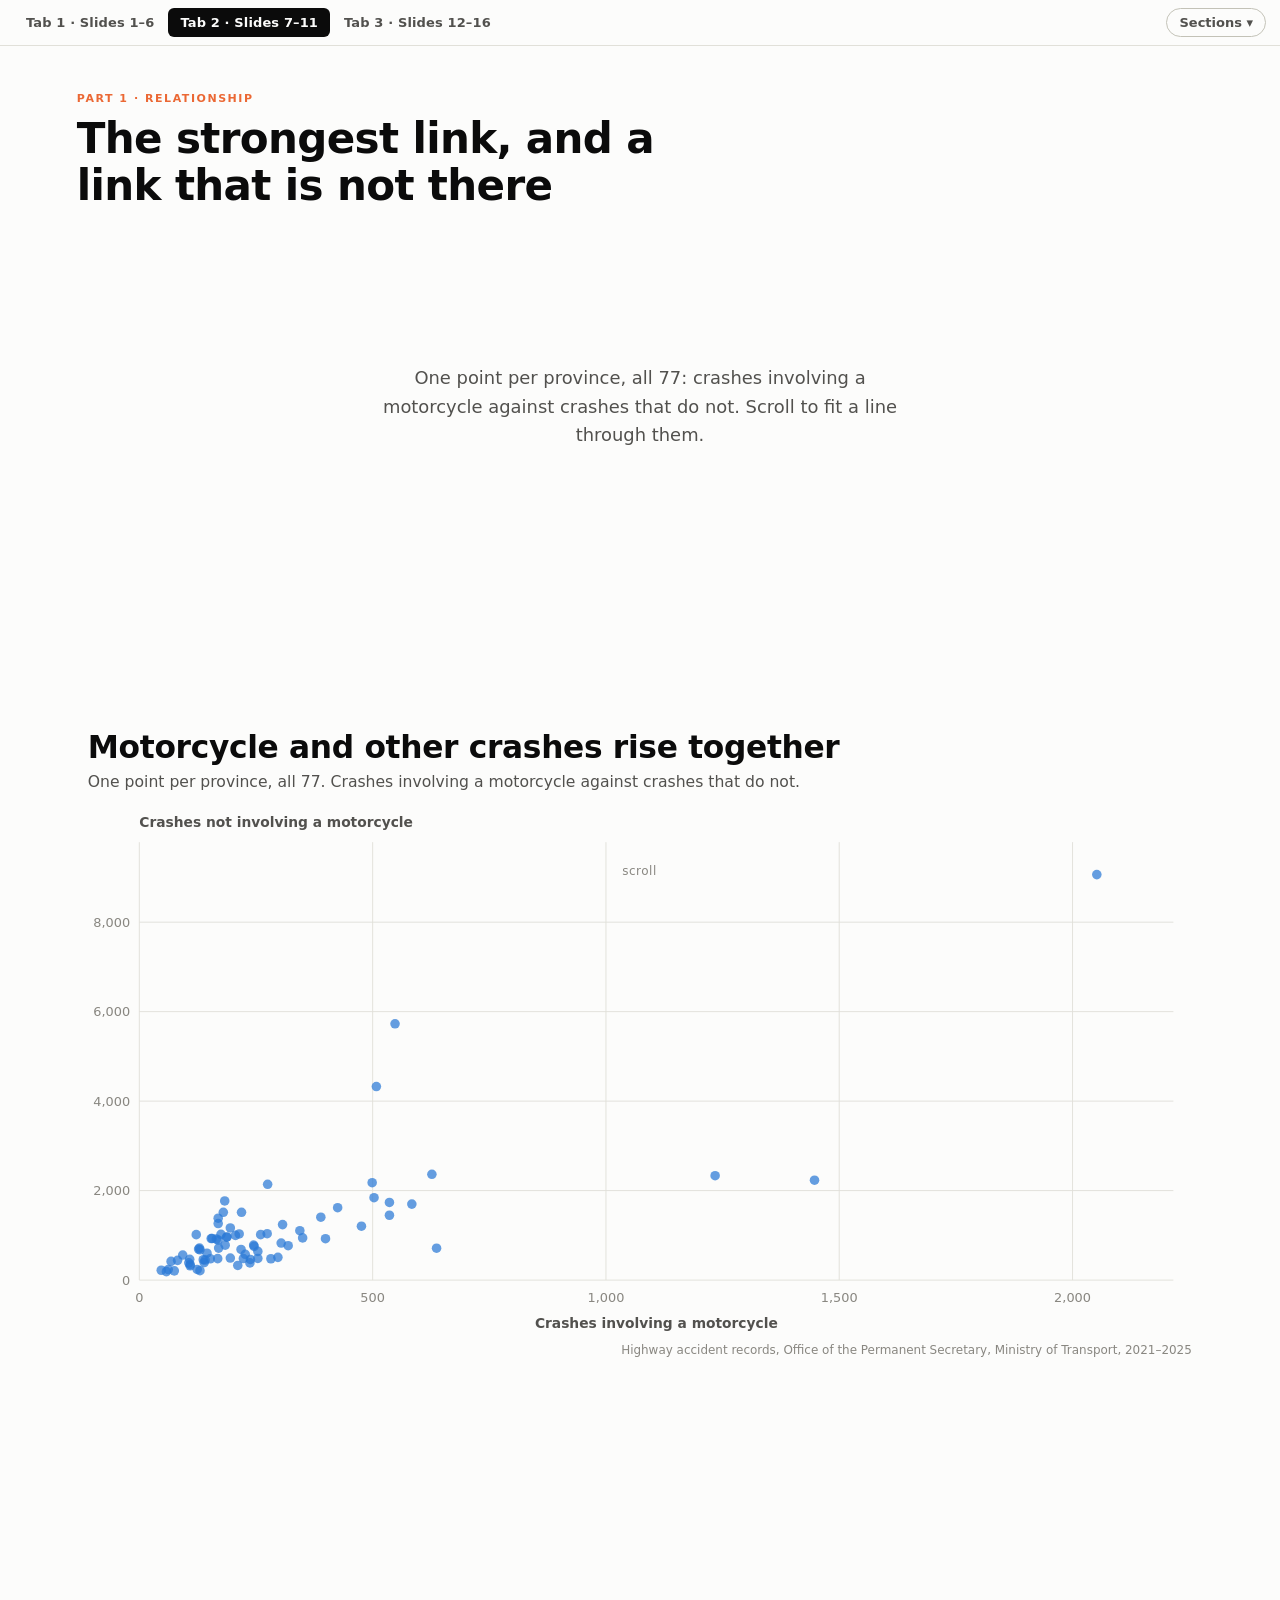
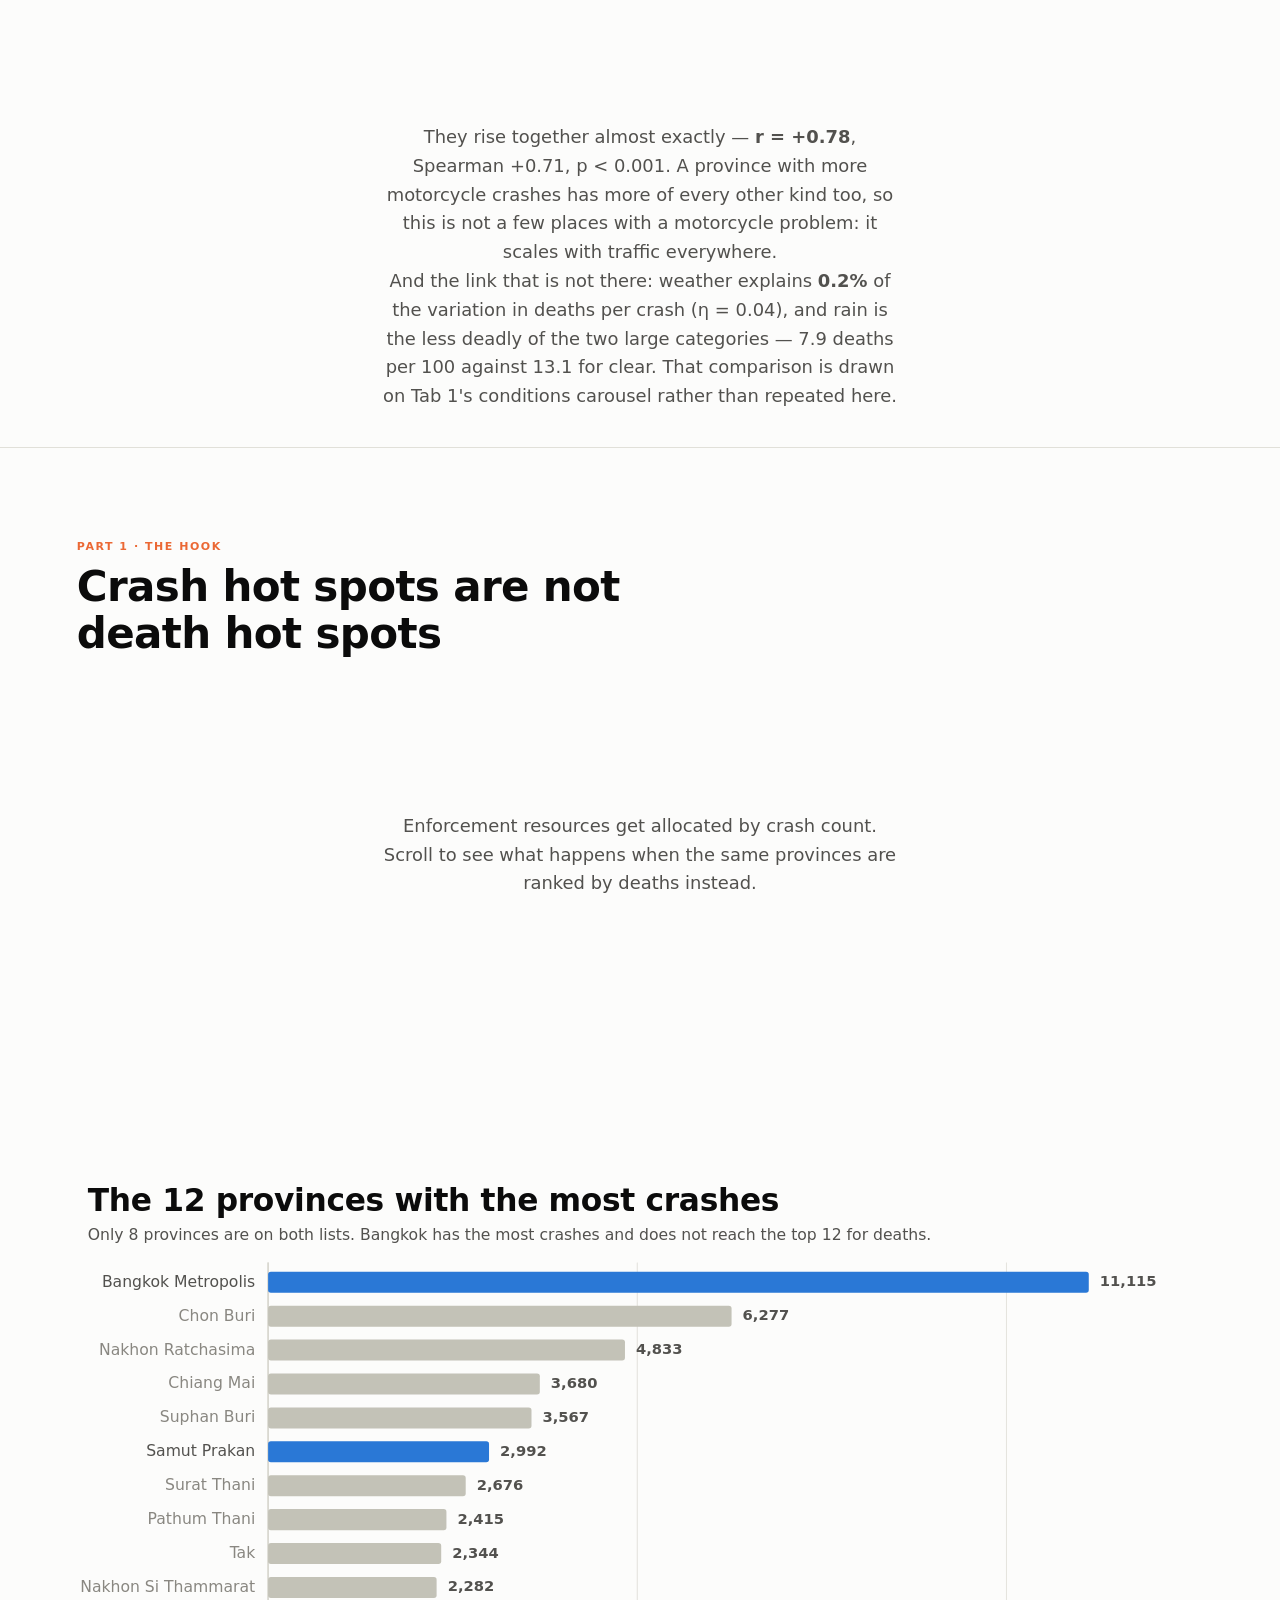
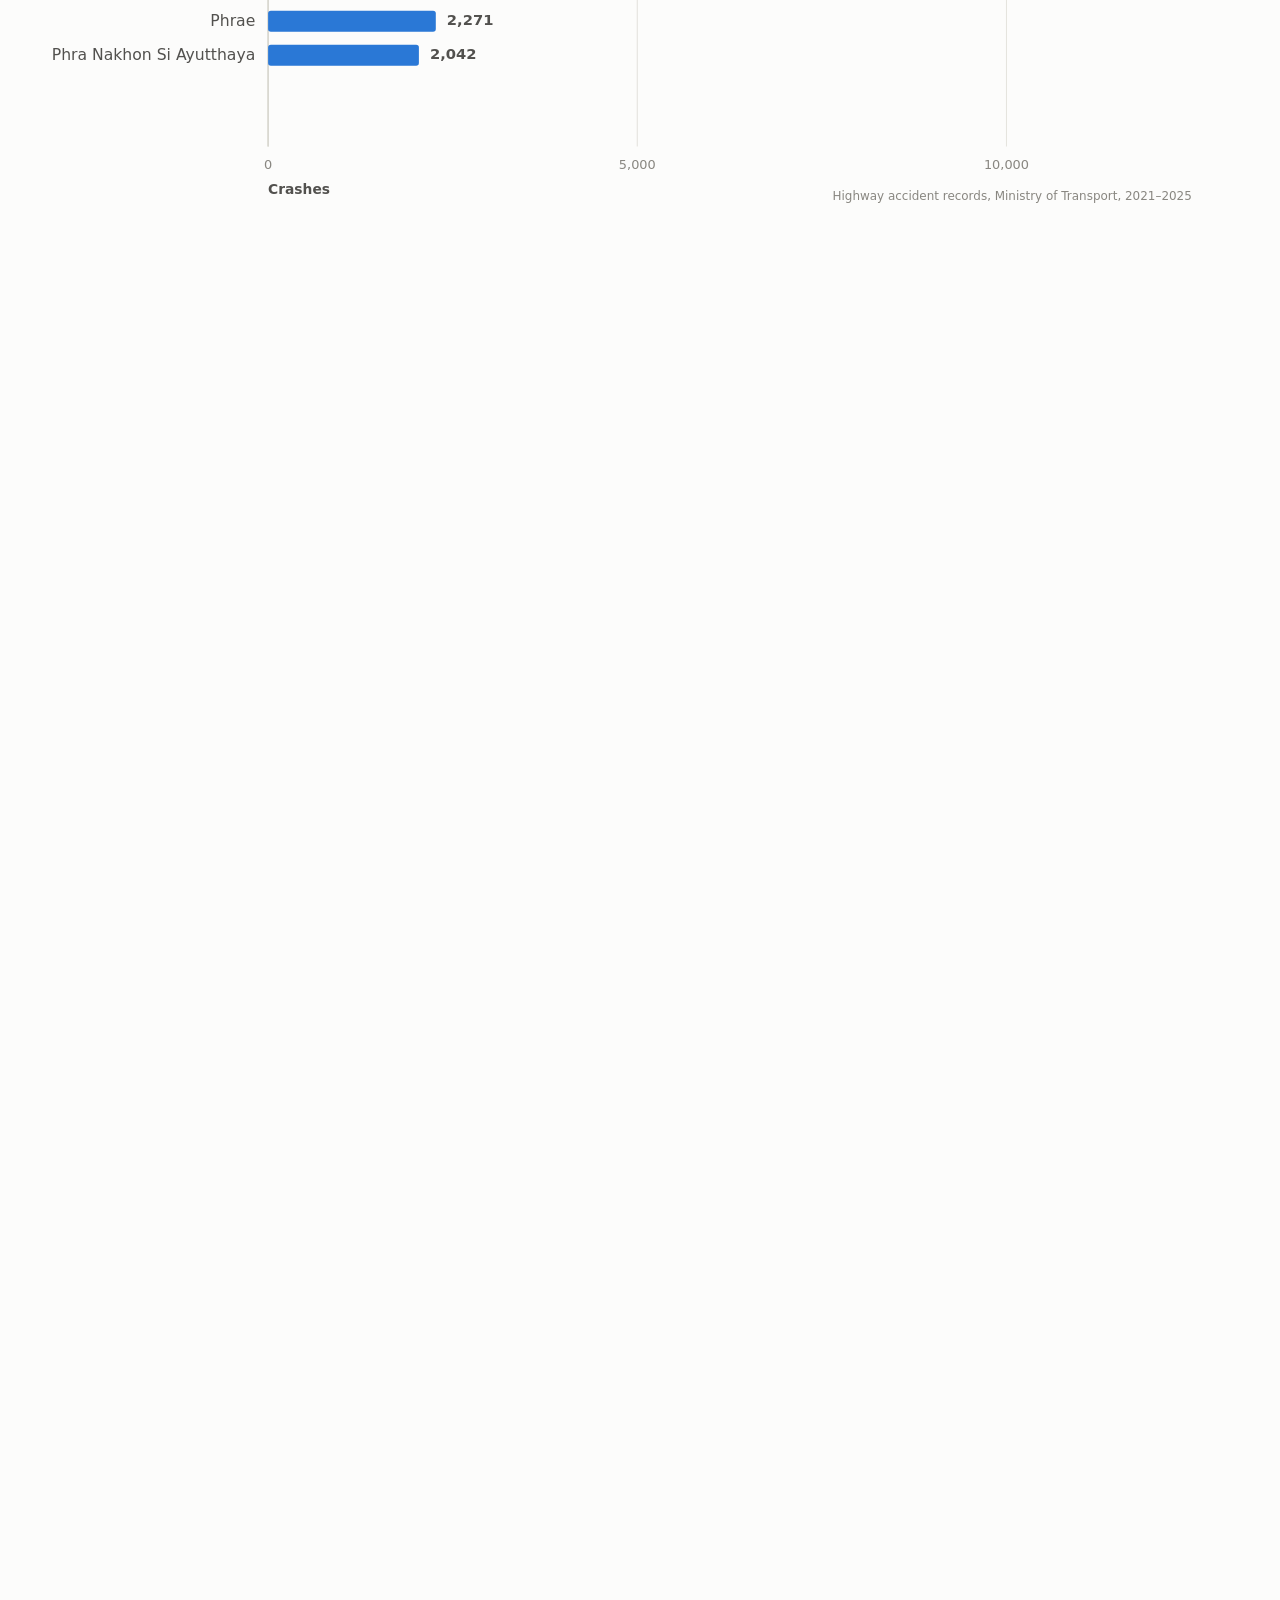
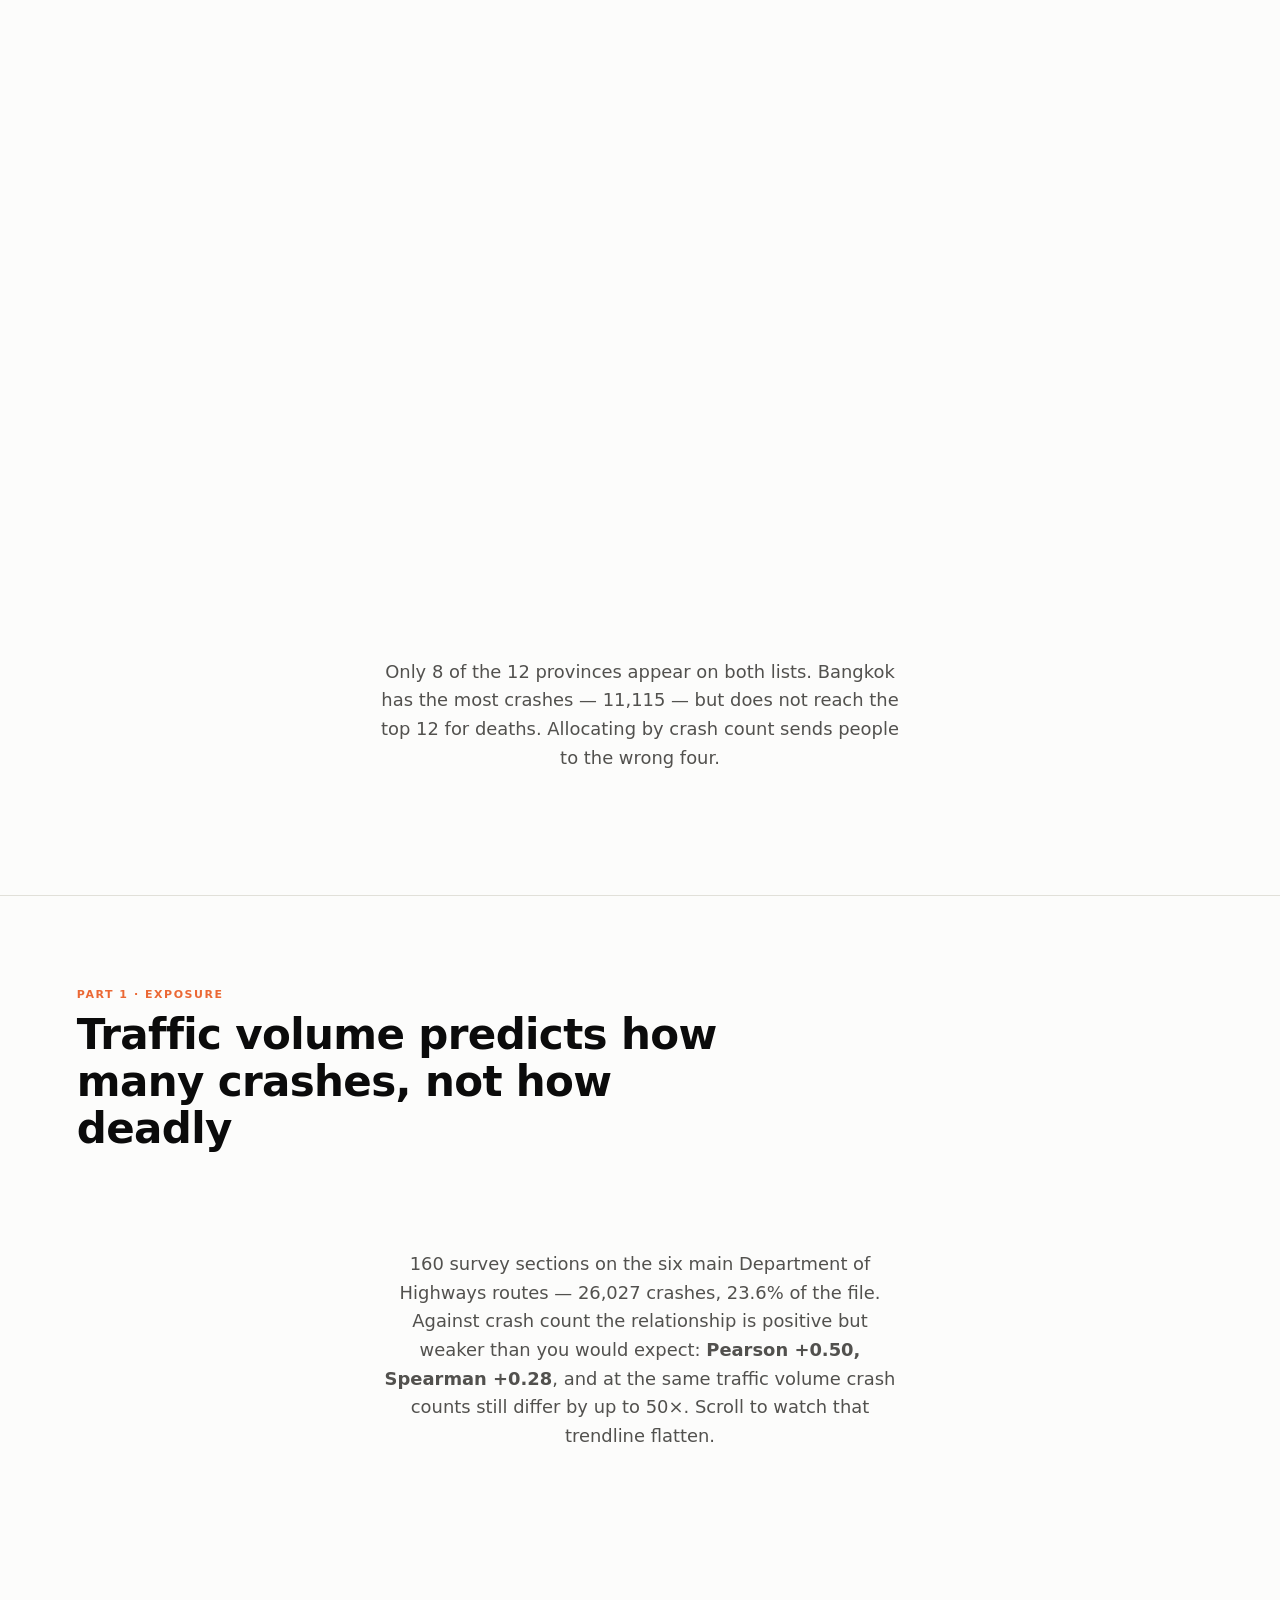
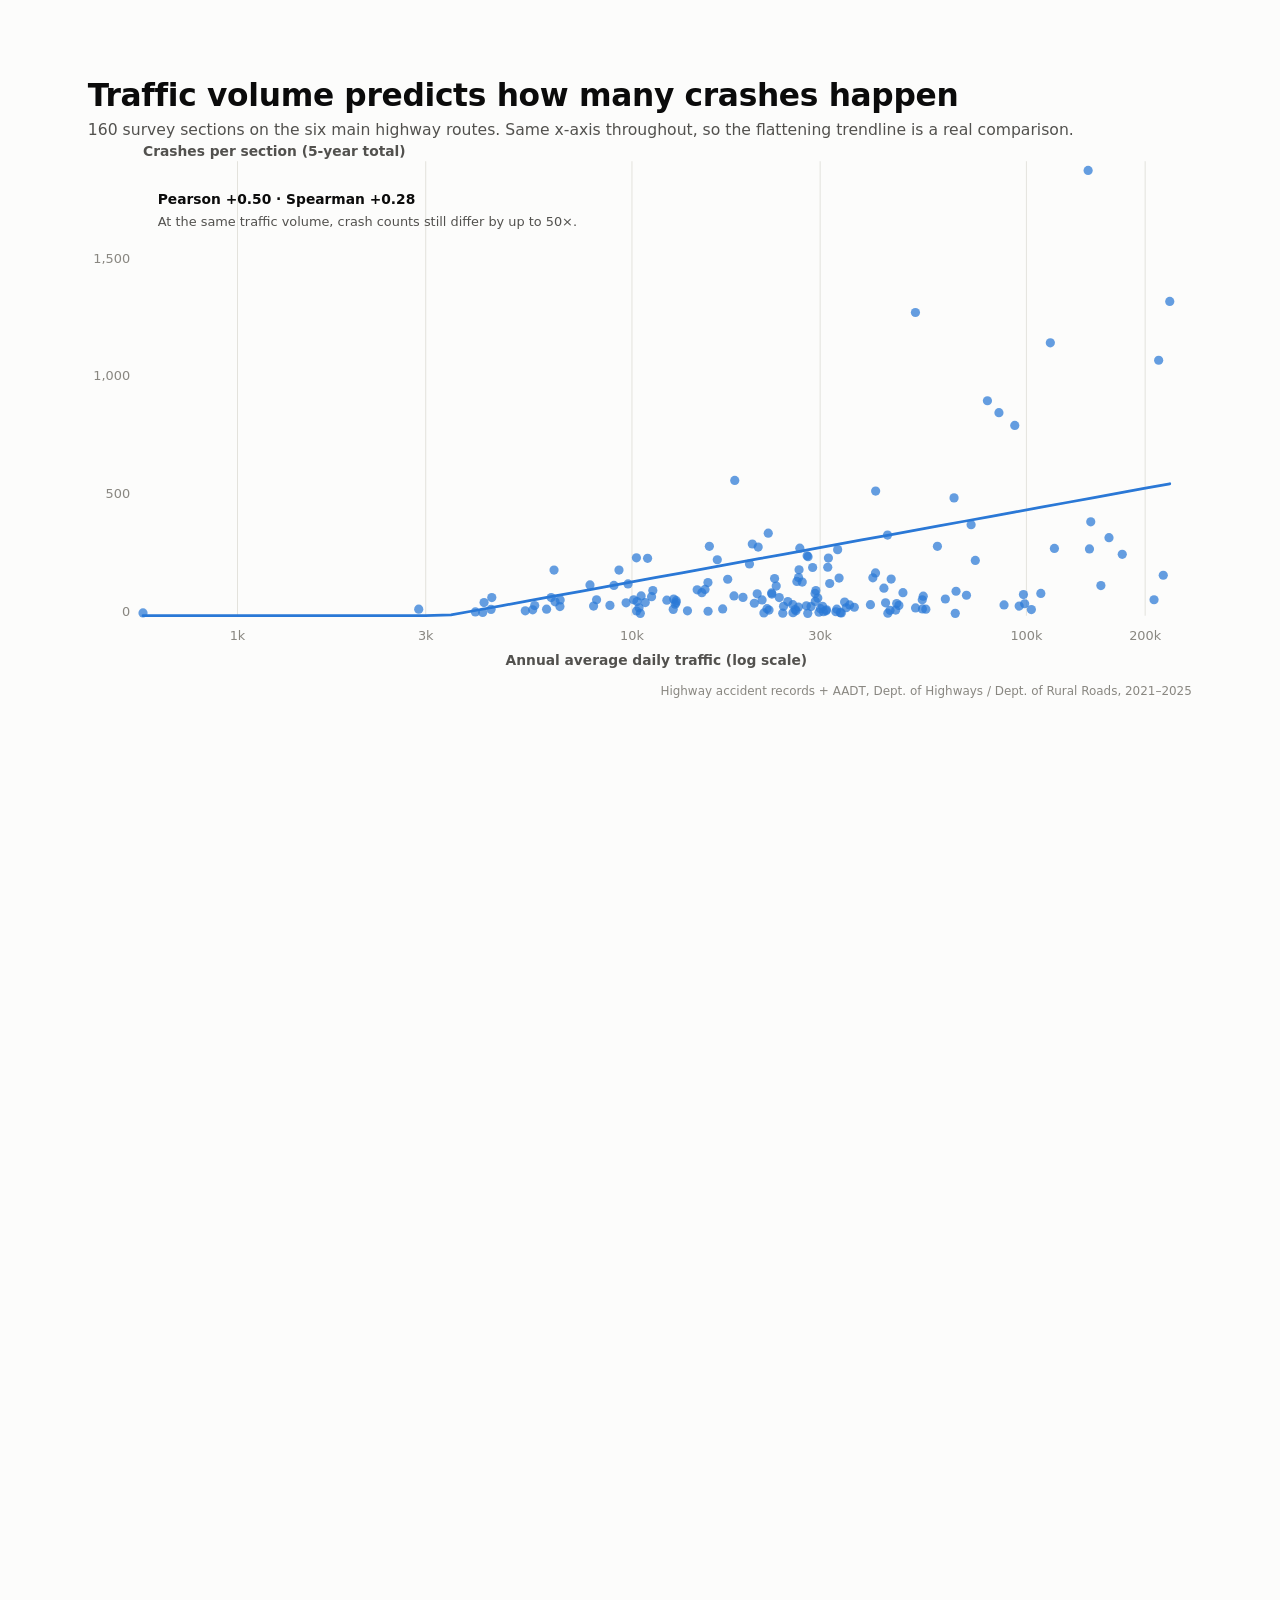
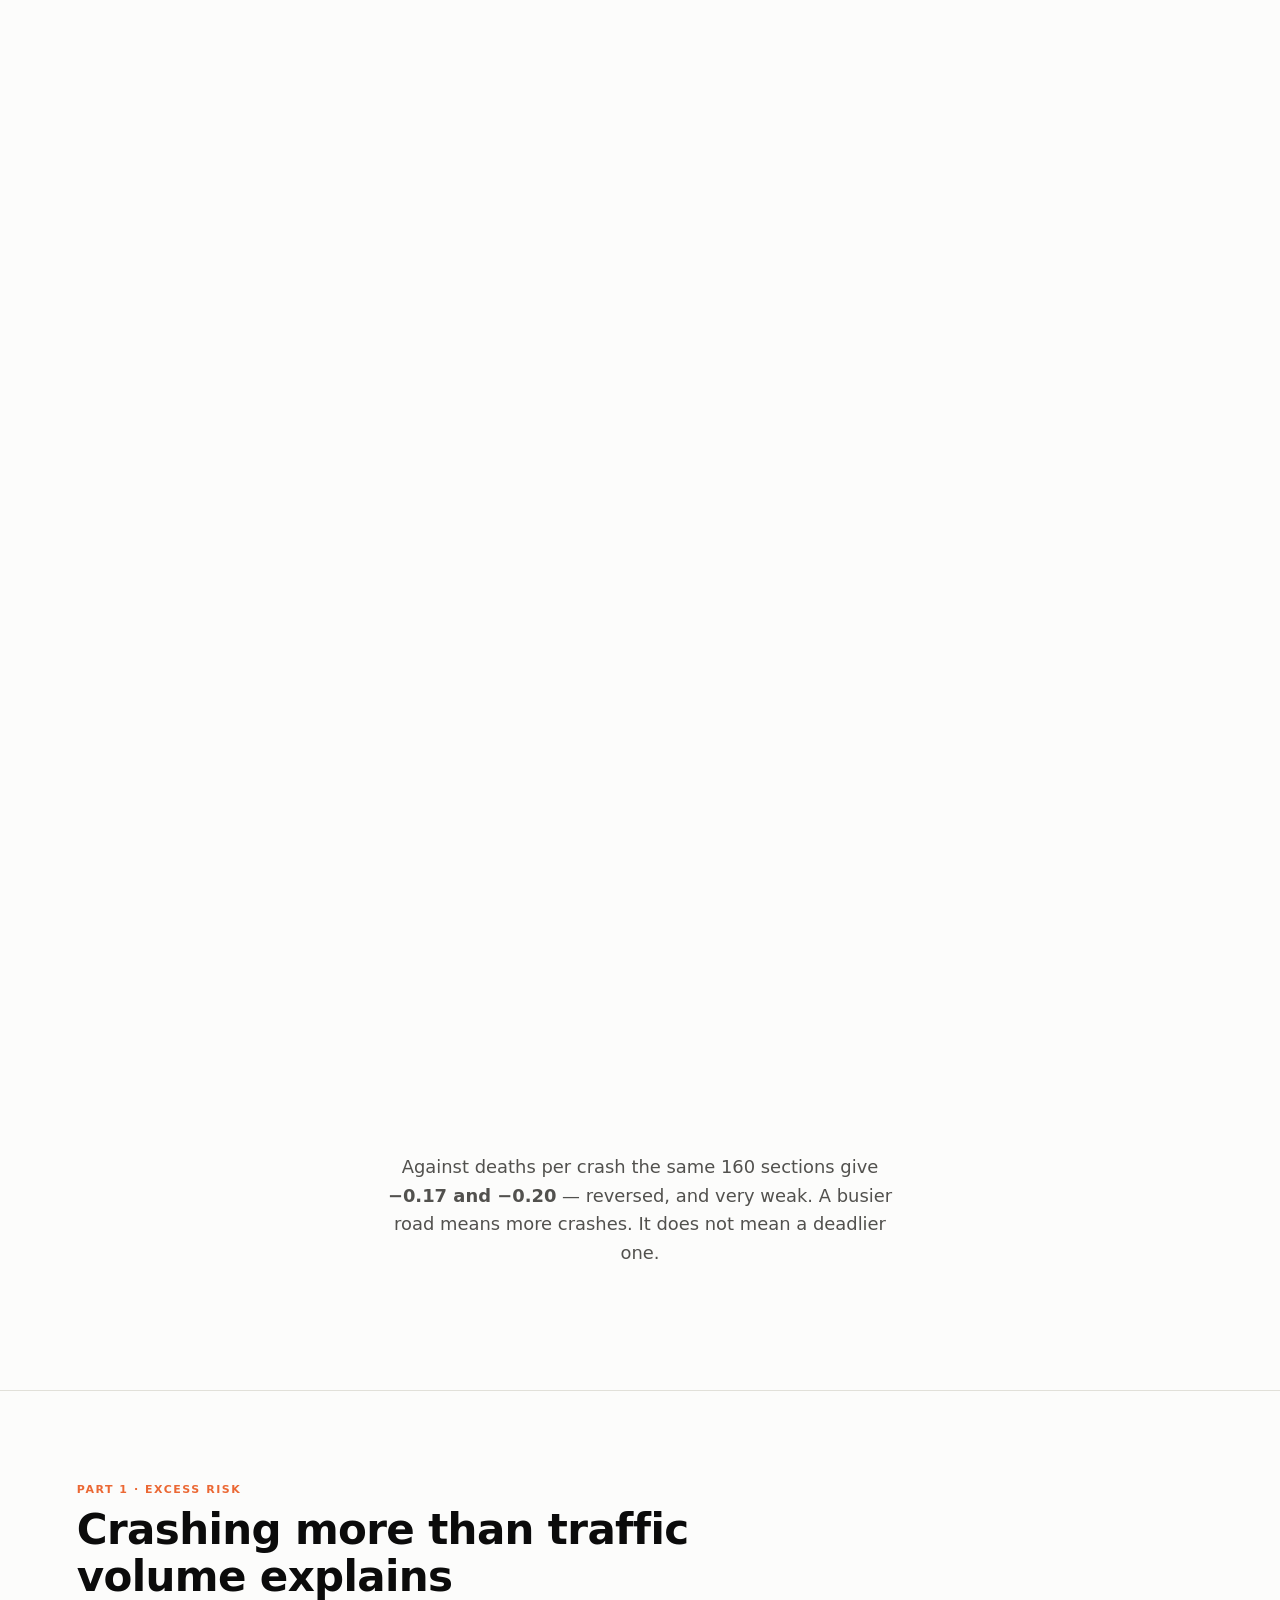
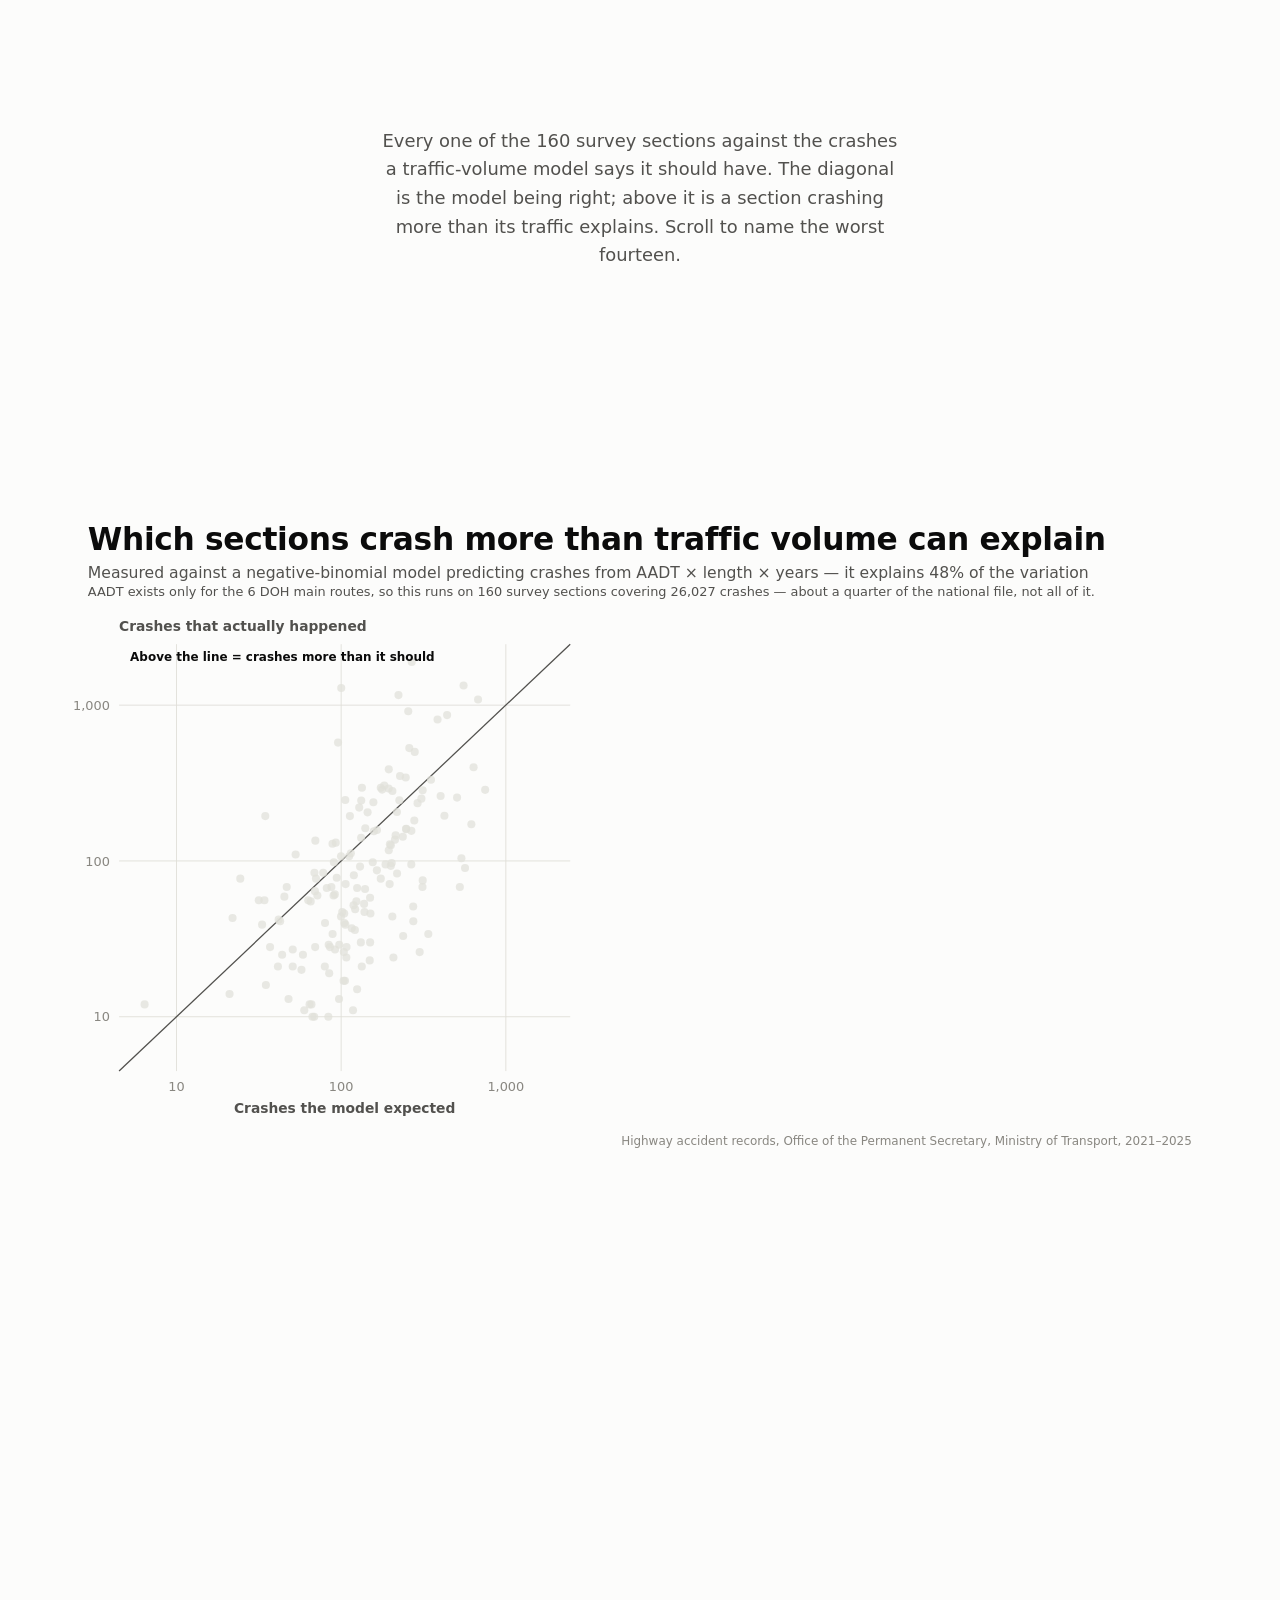
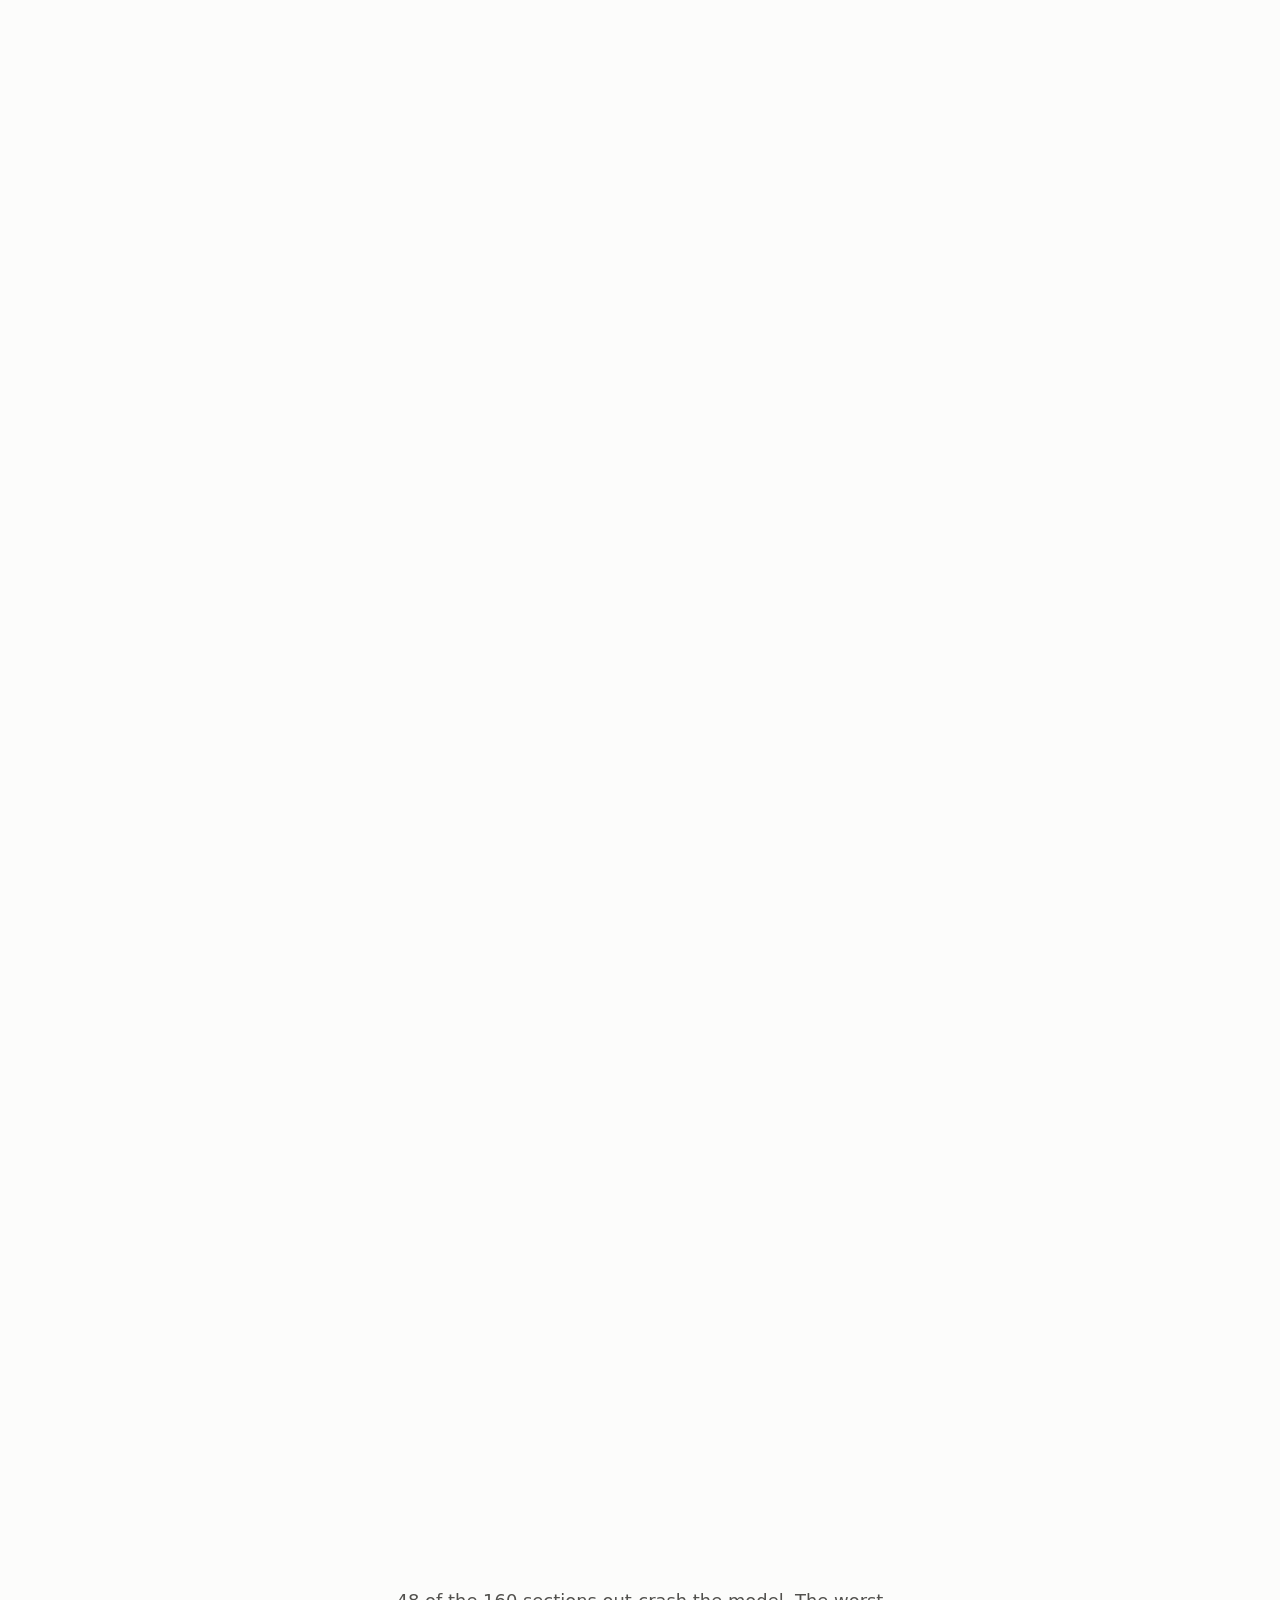
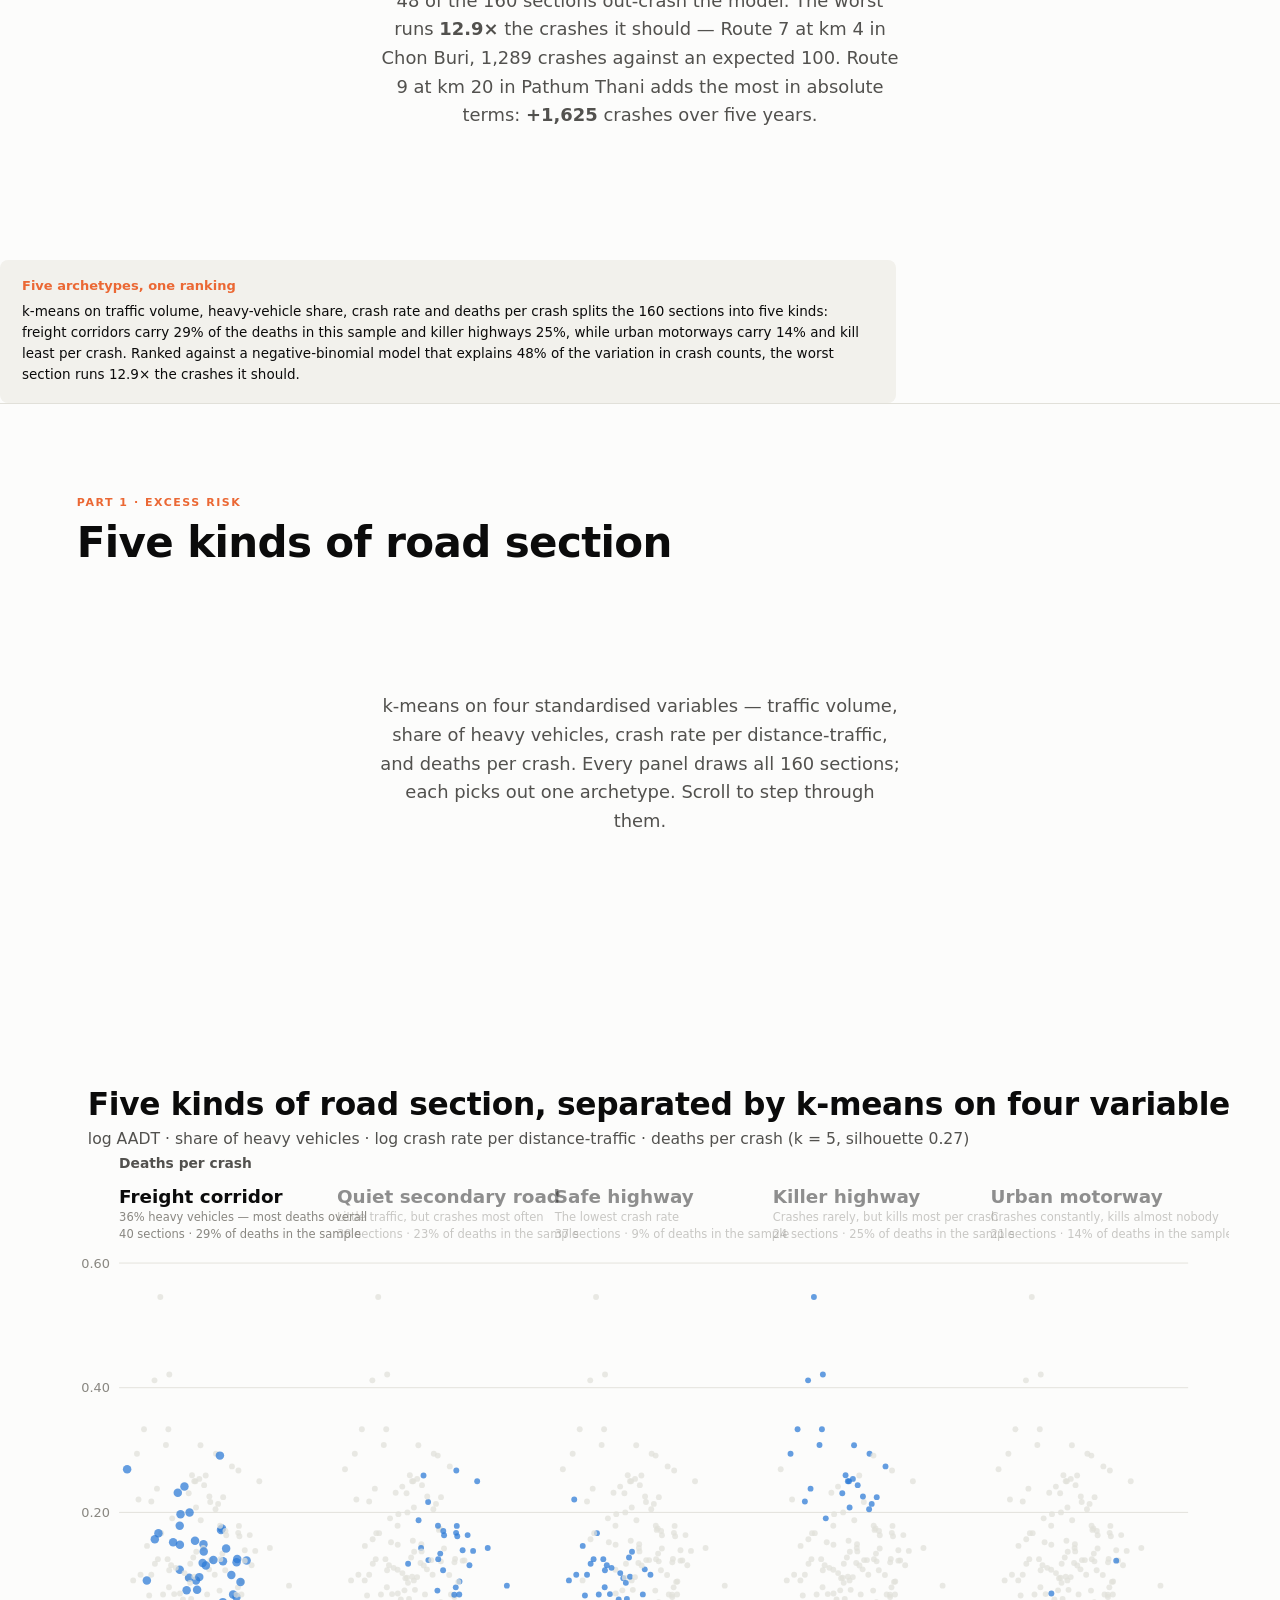
<file: tab2.html>
<!doctype html>
<!--
  Tab 2 — Slides 7-11 of the Final Outline. Own page so a presenter handoff
  is a click; this tab never loads Tab 3's map data.

  Copy is reproduced verbatim from analysis/scripts/06_build_deck.js. Slides
  8 and 9 are live charts; the deck keeps their matplotlib versions, this
  page does not repeat them as static images except for fig07/fig08 (both
  AADT panels), kept as the pairSlide reference the outline calls for
  alongside the live morph (ticket 11's "Watch for" note).

  Needs a local server, not file://. python -m http.server 8789 --directory site
-->
<html lang="en">
<head>
<meta charset="utf-8">
<meta name="viewport" content="width=device-width, initial-scale=1">
<title>Tab 2 — Where and When to Deploy Checkpoints</title>
<link rel="stylesheet" href="assets/css/site.css">
<link rel="stylesheet" href="assets/css/charts.css">
</head>
<body>

<div class="mobile-notice">
  <h1>Thai Highway Accidents 2021&ndash;2025</h1>
  <p>This site is built to be driven from a laptop onto a projector, not read on a phone.
     A presenter is showing it live &mdash; ask to see the deck instead, or view this on a
     larger screen.</p>
  <a href="assets/Thailand_Road_Accidents_Analysis.pdf">Download the presentation deck</a>
</div>

<header class="topnav">
  <div class="tabs">
    <a class="tab" href="tab1.html">Tab 1 &middot; Slides 1&ndash;6</a>
    <a class="tab current" href="tab2.html">Tab 2 &middot; Slides 7&ndash;11</a>
    <a class="tab" href="tab3.html">Tab 3 &middot; Slides 12&ndash;16</a>
  </div>
  <button class="idxbtn" id="idxbtn">Sections &#9662;</button>
</header>
<nav class="secindex" id="secindex"></nav>

<main>

<!-- 7 — relationships (LIVE)
     fig16's right-hand panel was deaths per 100 by weather, which is now the
     weather card of Tab 1's conditions carousel. Only the scatter is drawn here;
     the weather result stays in the copy so the heading still delivers both
     halves, and the deck keeps the two-panel figure unchanged. -->
<section class="section section-live" data-kicker="Part 1 &middot; Relationship" data-title="The strongest link, and a link that is not there">
  <div class="live-intro">
    <p class="kicker">Part 1 &middot; Relationship</p>
    <h1>The strongest link, and a link that is not there</h1>
  </div>
  <div class="spacer">
    <p>One point per province, all 77: crashes involving a motorcycle against crashes
       that do not. Scroll to fit a line through them.</p>
  </div>
  <div class="scroll-section" id="sec-s7">
    <div class="pin"><div class="frame" id="mount-s7"></div></div>
  </div>
  <div class="spacer">
    <p>They rise together almost exactly &mdash; <b>r = +0.78</b>, Spearman +0.71,
       p &lt; 0.001. A province with more motorcycle crashes has more of every other
       kind too, so this is not a few places with a motorcycle problem: it scales with
       traffic everywhere.</p>
    <p class="limits">And the link that is not there: weather explains <b>0.2%</b> of the
       variation in deaths per crash (&eta; = 0.04), and rain is the less deadly of the
       two large categories &mdash; 7.9 deaths per 100 against 13.1 for clear. That
       comparison is drawn on Tab 1's conditions carousel rather than repeated here.</p>
  </div>
</section>

<!-- 8 — hook (LIVE) -->
<section class="section section-live" data-kicker="Part 1 &middot; The hook" data-title="Crash hot spots are not death hot spots">
  <div class="live-intro">
    <p class="kicker">Part 1 &middot; The hook</p>
    <h1>Crash hot spots are not death hot spots</h1>
  </div>
  <div class="spacer">
    <p>Enforcement resources get allocated by crash count. Scroll to see what happens when
       the same provinces are ranked by deaths instead.</p>
  </div>
  <div class="scroll-section" id="sec-s8">
    <div class="pin"><div class="frame" id="mount-s8"></div></div>
  </div>
  <div class="spacer">
    <p>Only 8 of the 12 provinces appear on both lists. Bangkok has the most crashes
       &mdash; 11,115 &mdash; but does not reach the top 12 for deaths. Allocating by crash
       count sends people to the wrong four.</p>
  </div>
</section>

<!-- 9 — exposure (LIVE)
     The static fig07/fig08 pair that used to sit above this was the same 160
     sections and the same two relationships this chart morphs between, so it was
     the same picture twice. Its heading and its correlation figures moved here;
     the figures themselves stay in analysis/figures/ for the deck, which keeps
     the static version as it does for every other live chart. -->
<section class="section section-live" data-kicker="Part 1 &middot; Exposure" data-title="Traffic volume predicts crashes, not deaths">
  <div class="live-intro">
    <p class="kicker">Part 1 &middot; Exposure</p>
    <h1>Traffic volume predicts how many crashes, not how deadly</h1>
  </div>
  <div class="spacer">
    <p>160 survey sections on the six main Department of Highways routes &mdash; 26,027
       crashes, 23.6% of the file. Against crash count the relationship is positive but
       weaker than you would expect: <b>Pearson +0.50, Spearman +0.28</b>, and at the same
       traffic volume crash counts still differ by up to 50&times;. Scroll to watch that
       trendline flatten.</p>
  </div>
  <div class="scroll-section" id="sec-s9">
    <div class="pin"><div class="frame" id="mount-s9"></div></div>
  </div>
  <div class="spacer">
    <p>Against deaths per crash the same 160 sections give <b>&minus;0.17 and &minus;0.20</b>
       &mdash; reversed, and very weak. A busier road means more crashes. It does not mean
       a deadlier one.</p>
  </div>
</section>

<!-- 10 — excess (LIVE) + clusters -->
<section class="section section-live" data-kicker="Part 1 &middot; Excess risk" data-title="Crashing more than traffic volume explains">
  <div class="live-intro">
    <p class="kicker">Part 1 &middot; Excess risk</p>
    <h1>Crashing more than traffic volume explains</h1>
  </div>
  <div class="spacer">
    <p>Every one of the 160 survey sections against the crashes a traffic-volume model
       says it should have. The diagonal is the model being right; above it is a section
       crashing more than its traffic explains. Scroll to name the worst fourteen.</p>
  </div>
  <div class="scroll-section" id="sec-s10">
    <div class="pin"><div class="frame" id="mount-s10"></div></div>
  </div>
  <div class="spacer">
    <p>48 of the 160 sections out-crash the model. The worst runs <b>12.9&times;</b> the
       crashes it should &mdash; Route 7 at km 4 in Chon Buri, 1,289 crashes against an
       expected 100. Route 9 at km 20 in Pathum Thani adds the most in absolute terms:
       <b>+1,625</b> crashes over five years.</p>
  </div>
  <div class="callout">
    <h2>Five archetypes, one ranking</h2>
    <p>k-means on traffic volume, heavy-vehicle share, crash rate and deaths per crash splits
      the 160 sections into five kinds: freight corridors carry 29% of the deaths in this
      sample and killer highways 25%, while urban motorways carry 14% and kill least per
      crash. Ranked against a negative-binomial model that explains 48% of the variation in
      crash counts, the worst section runs 12.9&times; the crashes it should.</p>
  </div>
</section>

<!-- 10b — the five archetypes (LIVE) -->
<section class="section section-live" data-kicker="Part 1 &middot; Excess risk" data-title="Five kinds of road section">
  <div class="live-intro">
    <p class="kicker">Part 1 &middot; Excess risk</p>
    <h1>Five kinds of road section</h1>
  </div>
  <div class="spacer">
    <p>k-means on four standardised variables &mdash; traffic volume, share of heavy
       vehicles, crash rate per distance-traffic, and deaths per crash. Every panel
       draws all 160 sections; each picks out one archetype. Scroll to step through
       them.</p>
  </div>
  <div class="scroll-section clusters" id="sec-s10b">
    <div class="pin"><div class="frame" id="mount-s10b"></div></div>
  </div>
  <div class="spacer">
    <p>Freight corridors carry <b>29%</b> of the deaths in this sample and killer
       highways <b>25%</b>, while urban motorways carry 14% and kill least per crash
       &mdash; they crash constantly and almost nobody dies. The archetypes are named by
       the variable each is extreme in, never by the cluster id, which k-means assigns
       arbitrarily.</p>
    <p class="limits">Heavy-vehicle share separates these groups but does not predict
       what happens on them: against deaths per crash it gives <b>r = +0.008 (p = 0.92)</b>
       and against crash rate <b>&minus;0.007 (p = 0.93)</b>, and both hold after
       controlling for traffic volume. We keep it because it is the only variable that
       makes freight corridors visible at all &mdash; on the other three they are
       indistinguishable from any other highway. So freight corridors lead on
       <i>total</i> deaths, not on deaths per crash: killer highways are twice as deadly
       each time they happen.</p>
  </div>
</section>

<!-- 11 — what they share (LIVE) -->
<section class="section section-live" data-kicker="Part 1 &middot; Excess risk" data-title="What the worst sections have in common">
  <div class="live-intro">
    <p class="kicker">Part 1 &middot; Excess risk</p>
    <h1>What the worst sections have in common</h1>
  </div>
  <div class="spacer">
    <p>Six measures, the 14 biggest overshoots against the other 146. The grey bar in
       each panel is an ordinary section. Scroll to put the overshooting ones beside
       them.</p>
  </div>
  <div class="scroll-section" id="sec-s11">
    <div class="pin"><div class="frame" id="mount-s11"></div></div>
  </div>
  <div class="spacer">
    <p><b>79% of the 14 biggest overshoots are motorway</b> &mdash; Routes 7 and 9. They
       carry 76,000 vehicles a day against 26,100 elsewhere and crash four times as often
       (33.1 against 8.3 per 100 million vehicle-kilometres), yet kill <b>2.1 per 100
       crashes against 12.0</b>. The worst sections share a road type; they are not a
       scatter of unlucky places.</p>
    <p>The motorcycle panel is why. A motorcycle is the first vehicle in <b>2.7% of crashes
       on these sections against 8.1% elsewhere</b> &mdash; a third the involvement, and a
       sixth the deaths per crash. Motorcycles are prohibited on Routes 7 and 9, and the
       traffic survey records <b>no motorcycle volume at all</b> on those eleven sections;
       the 1.7% of their crashes that still involve one are access and interchange traffic.
       The three ordinary-highway sections among the fourteen run <b>13.8%</b>, where no
       restriction applies. So this is largely a traffic regulation showing up as a survival
       rate &mdash; not a claim that quieter motorcycle traffic makes a road safe. It is the
       same vehicle that carried 36% of deaths in Tab 1, seen from the other side.</p>
  </div>
</section>

</main>

<div class="cue" id="cue">scroll</div>

<script src="assets/js/layout.js"></script>
<script src="assets/js/render.js"></script>
<script>
(function () {
  "use strict";

  var cue = document.getElementById("cue");
  var live = [];   // one entry per pinned chart: { section, chart, anchors }
  var TOL = 12;    // px — a smooth scroll lands a pixel or two off its target

  function easeInOutQuad(t) { return t < 0.5 ? 2 * t * t : 1 - Math.pow(-2 * t + 2, 2) / 2; }

  function animateScrollTo(targetY, duration) {
    var startY = window.scrollY, delta = targetY - startY, t0 = null;
    function step(ts) {
      if (t0 === null) t0 = ts;
      var t = Math.min(1, (ts - t0) / duration);
      window.scrollTo(0, startY + delta * easeInOutQuad(t));
      if (t < 1) requestAnimationFrame(step);
    }
    requestAnimationFrame(step);
  }

  /* Tab 2 had no stepper at all, so transport.js's plain section jump skipped
   * every one of its charts' end states — a presenter driving with a remote
   * could not show the reorder, the flattening trendline or the ranked
   * overshoots. Same fix tab 1 uses, on the same tested arithmetic:
   * ChartLayout.nextStop() decides where a key goes, checked in
   * 12_qa_chart_layout.js; only the listener and the tween live here. */
  addEventListener("keydown", function (e) {
    if (/^(INPUT|TEXTAREA)$/.test(e.target.tagName) || e.target.isContentEditable) return;
    var down = ["ArrowDown", "PageDown"].indexOf(e.key) !== -1;
    var up = ["ArrowUp", "PageUp"].indexOf(e.key) !== -1;
    if (!down && !up) return;

    for (var i = 0; i < live.length; i++) {
      var target = ChartLayout.nextStop(live[i].anchors(), window.scrollY,
                                        down ? 1 : -1, TOL);
      if (target === null) continue;   // not this chart's business
      e.preventDefault();
      e.stopImmediatePropagation();    // pre-empt transport.js's own handler
      animateScrollTo(target, 2000);
      return;
    }
  }, true);   // capture phase — runs before transport.js's listener

  // Absolute scroll positions spanning the section end to end: the intro, then
  // one per act. A presenter lands at the top of the *outer* section, before the
  // chart pins, so anchors keyed only to the pinned region never engage there.
  function anchorsFor(section, fractions) {
    return function () {
      var travel = section.offsetHeight - window.innerHeight;
      var chartTop = section.getBoundingClientRect().top + window.scrollY;
      var outerTop = section.closest(".section").getBoundingClientRect().top + window.scrollY;
      return [outerTop].concat(fractions.map(function (f) { return chartTop + f * travel; }));
    };
  }

  function tick() {
    var anyMid = false;
    live.forEach(function (item) {
      var r = item.section.getBoundingClientRect();
      var p = ChartLayout.progressFor(r.top, r.height, window.innerHeight);
      item.chart.update(p);
      if (r.top < window.innerHeight && r.bottom > 0 && p > 0.02 && p < 0.98) anyMid = true;
    });
    cue.style.opacity = anyMid ? 0 : 1;
  }

  // `stops` may be an array, or a function of the loaded data for charts whose
  // stop count comes from the data itself — slide 10b has one per archetype.
  function wire(sectionId, mountId, dataUrl, layoutKey, stops) {
    return fetch(dataUrl).then(function (r) { return r.json(); }).then(function (data) {
      var section = document.getElementById(sectionId);
      live.push({
        section: section,
        chart: ChartRender[layoutKey](document.getElementById(mountId), data),
        anchors: anchorsFor(section, typeof stops === "function" ? stops(data) : stops),
      });
    });
  }

  Promise.all([
    wire("sec-s7", "mount-s7", "assets/data/charts/slide07_relationship.json", "slide07", [0, 1]),
    wire("sec-s8", "mount-s8", "assets/data/charts/slide08_provinces.json", "slide08", [0, 1]),
    wire("sec-s9", "mount-s9", "assets/data/charts/slide09_sections.json", "slide09", [0, 1]),
    wire("sec-s10", "mount-s10", "assets/data/charts/slide10_excess.json", "slide10", [0, 1]),
    // One stop per archetype. The layout module publishes where they sit, so the
    // page never computes them and the two cannot disagree.
    wire("sec-s10b", "mount-s10b", "assets/data/charts/slide10b_clusters.json", "slide10b",
         function (d) { return ChartLayout.slide10b(d, 0).stops; }),
    wire("sec-s11", "mount-s11", "assets/data/charts/slide11_outliers.json", "slide11", [0, 1]),
  ]).then(function () {
    // Document order, so the stepper tries charts in the order a presenter meets
    // them. Promise.all resolves in call order, but wire() pushes on completion,
    // which is fetch-completion order — not the same thing.
    live.sort(function (a, b) { return a.section.offsetTop - b.section.offsetTop; });
    addEventListener("scroll", tick, { passive: true });
    addEventListener("resize", tick);
    tick();
    window.__charts = live;
  });
})();
</script>
<script src="assets/js/transport.js"></script>
</body>
</html>
</file>
<file: assets/css/site.css>
/* Page chrome shared by tab1.html, tab2.html and tab3.html — the nav bar, the
 * section index, slide sections, stat tiles and callouts. Tokens match
 * assets/css/charts.css exactly (same --surface/--ink/--volume/--severity)
 * plus the deck's paper/dark surfaces from analysis/scripts/06_build_deck.js,
 * so a slide reads as the same object whether it's projected from the deck
 * or scrolled past on the site. Blue means volume, orange means severity,
 * without exception.
 */
:root {
  --surface:  #fcfcfb;
  --ink:      #0b0b0b;
  --ink-2:    #52514e;
  --muted:    #898781;
  --grid:     #e1e0d9;
  --axis:     #c3c2b7;
  --volume:   #2a78d6;
  --severity: #eb6834;
  --paper:    #f2f1ec;
  --dark:     #1a1a19;
  --panel:    #232322;
}

* { box-sizing: border-box; }

html, body {
  margin: 0;
  background: var(--surface);
  color: var(--ink);
  font-family: "Segoe UI", system-ui, -apple-system, sans-serif;
  font-feature-settings: "tnum" 0;
  scroll-behavior: auto; /* transport.js drives smooth scroll itself */
}

img { max-width: 100%; display: block; }

/* ---------------------------------------------------------------- nav bar */
.topnav {
  position: fixed; top: 0; left: 0; right: 0; z-index: 20;
  height: 46px; display: flex; align-items: center; gap: 4px;
  padding: 0 14px; background: rgba(252, 252, 251, .92);
  border-bottom: 1px solid var(--grid); backdrop-filter: blur(6px);
  font-size: 13px;
}
.topnav .tabs { display: flex; gap: 2px; margin-right: auto; }
.topnav a.tab {
  color: var(--ink-2); text-decoration: none; padding: 7px 12px;
  border-radius: 6px; font-weight: 600; letter-spacing: .01em;
}
.topnav a.tab:hover { background: var(--paper); color: var(--ink); }
.topnav a.tab.current { background: var(--ink); color: var(--surface); }
.topnav .idxbtn {
  background: none; border: 1px solid var(--axis); color: var(--ink-2);
  font: inherit; font-weight: 600; padding: 6px 12px; border-radius: 999px;
  cursor: pointer;
}
.topnav .idxbtn:hover { border-color: var(--ink-2); color: var(--ink); }

/* section index — instant jump for Q&A, no animation through what precedes it */
.secindex {
  position: fixed; top: 46px; right: 14px; z-index: 21; width: 300px;
  max-height: calc(100vh - 66px); overflow: auto; background: var(--surface);
  border: 1px solid var(--grid); border-radius: 10px;
  box-shadow: 0 12px 34px rgba(0,0,0,.14); padding: 8px;
  display: none;
}
.secindex.open { display: block; }
.secindex button {
  display: block; width: 100%; text-align: left; background: none; border: 0;
  font: inherit; font-size: 13px; color: var(--ink); padding: 9px 10px;
  border-radius: 6px; cursor: pointer; line-height: 1.35;
}
.secindex button:hover { background: var(--paper); }
.secindex .kicker {
  font-size: 10px; color: var(--severity); font-weight: 700;
  letter-spacing: .1em; display: block; margin-bottom: 1px;
}

/* -------------------------------------------------------- narrow viewport */
.mobile-notice { display: none; }
@media (max-width: 700px) {
  .topnav, main { display: none; }
  .mobile-notice {
    display: flex; position: fixed; inset: 0; z-index: 30; background: var(--dark);
    color: var(--surface); flex-direction: column; align-items: center;
    justify-content: center; text-align: center; padding: 32px; gap: 14px;
  }
  .mobile-notice h1 { font-size: 20px; margin: 0; }
  .mobile-notice p { font-size: 14px; color: #c3c2b7; line-height: 1.6; max-width: 40ch; margin: 0; }
  .mobile-notice a { color: var(--severity); font-weight: 700; }
}

/* -------------------------------------------------------------- sections
 * `.section` is the common wrapper transport.js indexes and jumps between.
 * `.section-static` is a full-viewport slide (deck-shaped copy, figures,
 * stat tiles). `.section-live` holds one of the four scroll-driven charts —
 * its own intro/spacer/pin markup, not the centred slide layout. */
.section-static {
  min-height: 100vh; padding: 92px clamp(20px, 6vw, 96px) 64px;
  display: flex; flex-direction: column; justify-content: center;
  border-bottom: 1px solid var(--grid);
}
.section-static.dark { background: var(--dark); color: var(--surface); border-bottom-color: #000; }
.section-static.dark .kicker { color: var(--severity); }
.section-static.dark .ink-2 { color: #c3c2b7; }
.section-static.dark .muted { color: #898781; }

.kicker {
  font-size: 11px; font-weight: 700; letter-spacing: .14em; text-transform: uppercase;
  color: var(--severity); margin: 0 0 10px;
}
.section-static h1, .live-intro h1 {
  font-size: clamp(26px, 3.4vw, 42px); font-weight: 680; letter-spacing: -.015em;
  line-height: 1.12; margin: 0 0 18px; max-width: 26ch;
}
.section-static .takeaway {
  font-size: clamp(14px, 1.15vw, 16.5px); color: var(--ink-2); line-height: 1.55;
  max-width: 78ch; margin: 18px 0 0;
}
.section-static .body { max-width: 84ch; }
.section-static .body p { font-size: 14.5px; line-height: 1.6; color: var(--ink-2); }

/* ---------------------------------------------------------------- live charts
 * Same shape as the slide04/08/09/12.html reference pages: a 300/340vh
 * scroll-section with a position:sticky pin, so scroll distance becomes
 * animation progress. This block is the only thing ticket 08's transport
 * decision replaced — the chart only ever receives a scalar. */
.section-live { border-bottom: 1px solid var(--grid); }
.live-intro { padding: 92px clamp(20px, 6vw, 96px) 0; max-width: 78ch; }
.scroll-section { height: 300vh; position: relative; }
.scroll-section.tall { height: 340vh; }
/* Slide 4 runs three acts, not two, so it gets 150vh on top of the original
 * 300vh — the reorder keeps exactly the scroll distance it always had, and the
 * evidence act is the addition. Everything inside is SVG: there is no overlay
 * card and no CSS transform, because the chart makes its own argument now. */
.scroll-section.act3 { height: 450vh; }
/* Four stops rather than three, so proportionally more scroll travel. */
.scroll-section.carousel { height: 600vh; }
/* Five archetypes, one stop each. */
.scroll-section.clusters { height: 620vh; }
/* A pinned chart is sized by width, so on a short screen it overflows the pin
 * and the bottom of the chart is simply cut off — on a 1366x660 laptop the
 * 1280x720 charts render 699px tall inside a 660px pin. Capping by height makes
 * the chart shrink to fit and letterbox horizontally instead. Binds only when
 * the viewport is too short; on a projector nothing changes.
 *
 * This applies to every chart frame, not just the carousel: slide 4 has had the
 * same clipping since it was built, and the fix is the same one line. */
.frame svg { max-height: 88vh; }
.pin { position: sticky; top: 0; height: 100vh; display: grid; place-items: center;
       padding: 0 clamp(16px, 4vw, 64px); }
.frame { width: min(1280px, 100%); }
/* min-height, never a fixed height. A spacer whose text is taller than 40vh
 * overflows the box, and because the content is centred it overflows BOTH
 * ways, straight onto the sections above and below. The two-paragraph spacers
 * run to ~650px against a 360px box on a 1080p window — that is what put slide
 * 10b's closing paragraphs through slide 11's heading. Six of them overflow on
 * a 1366x768 laptop.
 * The vertical padding is free on the short ones: box-sizing is border-box, so
 * it sits inside the 40vh and only does anything once a spacer has had to
 * grow, where it keeps the text off its neighbours. */
.spacer { min-height: 40vh; display: grid; place-items: center;
          padding: 4vh clamp(20px, 6vw, 96px); }
.spacer p { max-width: 46ch; font-size: clamp(15px, 1.4vw, 19px); line-height: 1.6;
            color: var(--ink-2); text-align: center; margin: 0 auto; }

.figwrap { margin: 18px 0 0; max-width: 1180px; }
.figwrap img { border: 1px solid var(--grid); border-radius: 6px; background: #fff; }
.figpair { display: flex; gap: 24px; flex-wrap: wrap; margin: 18px 0 0; max-width: 1180px; }
.figpair .figwrap { flex: 1 1 420px; margin: 0; }

.stats { display: flex; gap: clamp(20px, 4vw, 48px); flex-wrap: wrap; margin: 8px 0 0; }
.stat .v { font-size: clamp(26px, 2.6vw, 38px); font-weight: 680; line-height: 1; }
.stat .l { font-size: 12px; color: var(--muted); margin-top: 8px; max-width: 20ch; line-height: 1.35; }
.stat .v.volume { color: var(--volume); }
.stat .v.severity { color: var(--severity); }
.section-static.dark .stat .v { color: var(--surface); }
.section-static.dark .stat .v.volume { color: #9ec5f4; }
.section-static.dark .stat .v.severity { color: var(--severity); }
.section-static.dark .stat .l { color: #898781; }

.callout {
  background: var(--paper); border-radius: 8px; padding: 18px 22px; margin-top: 22px;
  max-width: 88ch;
}
.section-static.dark .callout { background: var(--panel); }
.callout h2 { font-size: 13px; color: var(--severity); margin: 0 0 8px; font-weight: 700; }
.callout p { font-size: 13.5px; line-height: 1.55; color: var(--ink); margin: 0 0 8px; }
.section-static.dark .callout p { color: #e8e7e0; }
.callout p:last-child { margin-bottom: 0; }
.callout p b { font-weight: 680; }

.refs h2 { font-size: 13px; color: var(--severity); margin: 22px 0 8px; font-weight: 700; }
.refs ul { margin: 0 0 4px; padding-left: 18px; }
.refs li { font-size: 12.5px; line-height: 1.55; color: var(--ink-2); margin-bottom: 6px; }
.refs a { color: inherit; }

.limits { font-size: 11.5px; color: var(--muted); line-height: 1.4; max-width: 78ch; margin-top: 18px; }

/* ------------------------------------------------------ diagram (14b)
 * The one hand-authored schematic on the site — everything else is a data
 * export through layout.js/render.js. No JSON behind this, so it does not go
 * through that pipeline: there is nothing for 12_qa_chart_layout.js to check
 * because there is no number here to get wrong.
 *
 * Fills use var(--token) directly rather than the hex PALETTE render.js uses.
 * render.js has to hardcode hex because layout.js is a standalone module fed
 * into Node for the QA suite, where no stylesheet exists to resolve a custom
 * property against — this SVG lives in the page's own DOM, so var() resolves
 * normally through inheritance and there is no reason to hardcode it here. */
.diagram-badge {
  display: inline-block; font-size: 11px; font-weight: 700; letter-spacing: .02em;
  color: var(--severity); background: var(--paper); border: 1px solid var(--grid);
  border-radius: 999px; padding: 5px 12px; margin: 18px 0 12px;
}
.diagram { max-width: 1000px; }
.diagram svg {
  width: 100%; height: auto; display: block;
  border: 1px solid var(--grid); border-radius: 8px; background: #fff;
}
/* text-anchor set here, not as a presentation attribute on the node — a CSS
 * rule always wins that fight, so the attribute would be silently ignored if
 * the two ever disagreed. Same trap .c-tick-y exists to avoid in charts.css. */
.diagram .d-label { font-size: 12px; fill: var(--ink-2); text-anchor: middle; font-weight: 640; }
.diagram .d-label.muted { fill: var(--muted); }
.diagram .d-label.small { font-size: 10.5px; }
.diagram .d-road-label { font-size: 13px; fill: var(--ink-2); text-anchor: middle; font-weight: 680; }
.diagram-caption {
  font-size: 12px; color: var(--muted); max-width: 1000px; margin: 8px 0 0; line-height: 1.4;
}

/* -------------------------------------------------------------- map (14)
 * Slide 14's map is one MapLibre instance, pinned like the four charts, but
 * it is not part of layout.js — camera and paint are driven by the same
 * scroll-position scalar via a small inline script instead (assets/js/map-tab3.js),
 * because MapLibre expressions/camera calls are not pure-layout-testable the
 * way SVG geometry is. scrollZoom/dragPan stay off by default so the wheel
 * scrolls the *page*, which is what drives the C -> A transition — watched,
 * not driven, until "Explore" is pressed. */
.pin.mappin { padding: 0; display: block; }
#map { position: absolute; inset: 0; background: var(--surface); }
.maplibregl-ctrl-attrib { font-size: 10px; background: rgba(252,252,251,.85) !important; }

.map-legend {
  position: absolute; bottom: 24px; left: 24px; z-index: 4;
  background: rgba(252,252,251,.94); border: 1px solid var(--grid); border-radius: 8px;
  padding: 11px 13px; font-size: 11px; backdrop-filter: blur(6px);
}
.map-legend .t { font-weight: 650; margin-bottom: 8px; font-size: 11.5px; color: var(--ink-2); }
.map-ramp { height: 9px; width: 172px; border-radius: 2px; }
.map-ends { display: flex; justify-content: space-between; color: var(--muted); margin-top: 4px; }

.map-caption {
  position: absolute; top: 24px; left: 24px; right: 260px; z-index: 4;
  background: rgba(252,252,251,.94); border: 1px solid var(--grid); border-radius: 8px;
  padding: 14px 18px; backdrop-filter: blur(6px);
}
.map-caption h3 { margin: 0 0 4px; font-size: 16px; font-weight: 660; }
.map-caption p { margin: 0; font-size: 12.5px; color: var(--ink-2); line-height: 1.45; }

.map-explore {
  position: absolute; top: 24px; right: 24px; z-index: 5;
  background: var(--ink); color: var(--surface); border: 0; border-radius: 999px;
  padding: 9px 18px; font: inherit; font-weight: 650; font-size: 12.5px; cursor: pointer;
}
.map-explore.on { background: var(--severity); }
.map-hover {
  position: fixed; z-index: 7; background: var(--ink); color: var(--surface);
  padding: 9px 12px; border-radius: 6px; font-size: 12.5px; pointer-events: none;
  display: none; line-height: 1.6;
}

/* ------------------------------------------------------------ map (14c)
 * Item 3, re-applied: a second, independent MapLibre instance (map-tab3c.js)
 * driving three scroll-acts, laid out map-left/text-right inside one pin
 * rather than the full-bleed overlay slide 14's map uses — the only
 * two-column pin on the site. Colours here (#eb6834/#52514e in the JS paint
 * expressions) are chosen to match --severity/--ink-2 exactly, so the map
 * and this legend text never disagree about what a colour means. */
.pin.split-pin { padding: 0; display: flex; align-items: stretch; }
.split-map { flex: 1 1 56%; position: relative; }
.split-map #map14c { position: absolute; inset: 0; background: var(--surface); }
.split-text {
  flex: 1 1 44%; overflow-y: auto; background: var(--paper);
  padding: clamp(20px, 3vw, 40px) clamp(22px, 3vw, 44px);
  display: flex; flex-direction: column; justify-content: center;
}
.act-panel h3 { margin: 0 0 10px; font-size: 19px; font-weight: 680; }
.act-panel p { margin: 0 0 12px; font-size: 13.5px; line-height: 1.55; color: var(--ink-2); }
.act-panel p.note { font-size: 12px; color: var(--muted); margin-top: 14px; }

.rank-list {
  list-style: none; margin: 0; padding: 0; columns: 2; column-gap: 22px;
  font-size: 12px; line-height: 1.75;
}
.rank-list li { break-inside: avoid; }
.rank-list b { color: var(--severity); font-weight: 700; margin-right: 4px; }
.rank-list .ratio { color: var(--muted); font-size: 10.5px; }

.stat-row { display: flex; align-items: center; gap: 10px; font-size: 14px; font-weight: 640; margin: 8px 0; }
.stat-row .dot { width: 12px; height: 12px; border-radius: 50%; display: inline-block; }
.stat-row .dot.motorway { background: var(--severity); }
.stat-row .dot.ordinary { background: var(--ink-2); }

/* Route-number shield, a MapLibre Marker so it tracks the drill-down
 * camera on its own. The SVG carries its own fill/stroke (map-tab3c.js
 * comment explains why: a simplified stand-in for the real Thai highway
 * shield, not a reproduction of it) — this rule only positions the drop
 * shadow and the fade. */
.route-shield {
  pointer-events: none; filter: drop-shadow(0 2px 5px rgba(0,0,0,.3)); transition: none;
}

/* Act 3's three multipliers. Deliberately HTML bars, not SVG: this panel is
 * a normal flow layout, so the detail lines wrap on their own and the
 * "SVG text does not wrap" trap never applies. Widths come from the
 * precomputed multiples in slide14c_when.json — no maths in this file or
 * in map-tab3c.js, only proportion. */
.when-bars { margin: 14px 0 4px; }
.wb-row { margin-bottom: 14px; }
.wb-head { display: flex; align-items: baseline; justify-content: space-between; gap: 8px; }
.wb-name { font-size: 13px; font-weight: 660; color: var(--ink); }
.wb-mult { font-size: 15px; font-weight: 700; color: var(--severity); }
.wb-track {
  height: 10px; border-radius: 999px; background: var(--grid); margin: 5px 0 4px;
  overflow: hidden;
}
.wb-bar { height: 100%; border-radius: 999px; background: var(--severity); }
.wb-bar.daily { background: #f4855a; }
.wb-bar.monthly { background: #f9b697; }
.wb-bar.seasonal { background: #c74e20; }
.wb-detail { font-size: 11px; color: var(--muted); line-height: 1.4; }

.when-list { list-style: none; margin: 14px 0 0; padding: 0; }
.when-list li {
  font-size: 13.5px; line-height: 1.6; color: var(--ink); margin-bottom: 10px;
  padding-left: 16px; position: relative;
}
.when-list li::before {
  content: ""; position: absolute; left: 0; top: 9px; width: 6px; height: 6px;
  border-radius: 50%; background: var(--severity);
}

/* ---------------------------------------------------------- scroll cue */
.cue { position: fixed; bottom: 22px; left: 50%; transform: translateX(-50%);
       font-size: 12px; color: var(--muted); letter-spacing: .04em; z-index: 5;
       pointer-events: none; transition: opacity .3s; }
</file>
<file: assets/css/charts.css>
/* Palette for the live scroll-driven charts.
 *
 * These hex values are the ones in analysis/scripts/theme.py, which every
 * matplotlib figure imports. 12_qa_chart_layout.js asserts that this file,
 * assets/js/layout.js and theme.py all carry the same values, so the two
 * rendering paths cannot drift apart into two visual systems.
 *
 * Blue means volume, orange means severity. Without exception. */
:root {
  --surface:  #fcfcfb;
  --ink:      #0b0b0b;
  --ink-2:    #52514e;
  --muted:    #898781;
  --grid:     #e1e0d9;
  --axis:     #c3c2b7;
  --volume:   #2a78d6;
  --severity: #eb6834;
  /* The two campaign windows, slots 6 and 7 of theme.py's SERIES. */
  --songkran: #4a3aa7;
  --new-year: #e34948;
}

/* Type is sized for a projector read from the back of a room, not for a laptop
 * at arm's length. The chart scales with its viewBox, so these are viewBox
 * units on a 1280x720 canvas, not CSS pixels. */
.chart {
  display: block;
  width: 100%;
  height: auto;
  background: var(--surface);
  font-family: "Segoe UI", system-ui, -apple-system, sans-serif;
  font-variant-numeric: tabular-nums;
}

.chart .c-heading   { font-size: 34px; font-weight: 640; fill: var(--ink);
                      letter-spacing: -0.01em; }
.chart .c-subtitle  { font-size: 17px; fill: var(--ink-2); }
.chart .c-source    { font-size: 13px; fill: var(--muted); }
.chart .c-rowlabel  { font-size: 17px; fill: var(--ink-2); text-anchor: end;
                      dominant-baseline: middle; }
.chart .c-rowlabel.is-both { fill: var(--muted); }
/* Slide 4 act 3 only: the death rate, kept on screen underneath the cause name
 * while the bar itself switches to showing how many crashes that rate came
 * from. Muted and smaller, because the bar is the argument and this is context. */
.chart .c-sublabel  { font-size: 14px; fill: var(--muted); text-anchor: end;
                      dominant-baseline: middle; }

/* The enclosure round the cause the slide is actually arguing for. Alcohol
 * finishes LAST of the three by death rate, so its position marks it out as
 * the least interesting row when it is in fact the point — the box and the
 * bold type are what say "this one". Stroke only, so no number is covered. */
.chart .c-halo { fill: none; stroke: var(--severity); stroke-width: 2.5; }
.chart .is-emphasis .c-rowlabel { fill: var(--ink); font-weight: 700; }
.chart .is-emphasis .c-value    { fill: var(--ink); font-weight: 700; }
.chart .is-emphasis .c-sublabel { fill: var(--ink-2); font-weight: 640; }
.chart .c-value     { font-size: 16px; font-weight: 640; fill: var(--ink-2);
                      dominant-baseline: middle; }
.chart .c-tick      { font-size: 14px; fill: var(--muted); text-anchor: middle; }
/* A CSS rule beats a presentation attribute, so `text-anchor="end"` on a tick
 * node is silently ignored and the label centres on the axis with half of it
 * over the plot. Y-axis ticks must carry this class instead. */
.chart .c-tick.c-tick-y { text-anchor: end; }
.chart .c-axistitle { font-size: 15px; font-weight: 640; fill: var(--ink-2); }
.chart .c-gridline  { stroke: var(--grid); stroke-width: 1; }
.chart .c-baseline  { stroke: var(--axis); stroke-width: 1.4; }

/* Slide 5's three panels. The even-split line is the anchor a fixed axis needs:
 * 100/n is true of crashes, of deaths, and of every point between, so it is the
 * only mark that never fades. Dashed and muted so it reads as a rule rather
 * than as data. */
.chart .c-paneltitle { font-size: 16px; font-weight: 640; fill: var(--ink-2); }
.chart .c-evenline   { stroke: var(--axis); stroke-width: 1.2; stroke-dasharray: 5 4; }
/* `start`, not `end`: as of 9 Aug the label hangs outside the panel's right
 * edge rather than sitting inside it, where bars in the last slot drew over it.
 * This rule is the one that decides the anchor — setting text-anchor on the
 * node would be silently ignored, same trap as .c-tick-y above. */
.chart .c-evenlabel  { font-size: 12px; fill: var(--muted); text-anchor: start; }
.chart .c-note       { font-size: 12.5px; font-weight: 640; fill: var(--ink-2);
                       text-anchor: middle; }
.chart .c-note.is-start { text-anchor: start; }

/* Slide 5's window legend. Names 19:00-04:00 as one thing, because the window
 * wraps midnight and so draws as two blocks at opposite ends of the axis. The
 * swatch is filled from script, tracking whichever hue the hour panel currently
 * wears, so it cannot advertise a colour the bars are not using. */
.chart .c-legendswatch { stroke: none; }
.chart .c-legendlabel  { font-size: 14px; font-weight: 640; fill: var(--ink-2); }

/* Slide 6's carousel. Cards are placed by a transform, so these sizes are in
 * the layout module's local card space and shrink with the card — a bottom card
 * is the same chart at 48%, not a different one. Value labels are switched off
 * down there by opacity, because type at 48% is noise rather than information. */
.chart .c-cardtitle  { font-size: 20px; font-weight: 640; fill: var(--ink); }
/* A recommendation, not a measurement — bolder than the limitation caveat
 * below it and in ink rather than muted grey, so the two don't read as the
 * same kind of statement despite sitting in the same open strip of canvas. */
.chart .c-insight    { font-size: 14px; font-weight: 640; fill: var(--ink); }
.chart .c-limitation { font-size: 14px; fill: var(--ink-2); }
.chart .c-baserule   { stroke: var(--muted); stroke-width: 1.2; }
.chart .c-baselabel  { font-size: 12px; fill: var(--muted); text-anchor: middle; }
/* Under 1% of crashes: shown so the category is not hidden, greyed so it is
 * never read as evidence. Overcast is 248 crashes at 52.4 deaths per 100. */
.chart .is-thin .c-rowlabel { fill: var(--muted); }
.chart .is-thin .c-value    { fill: var(--muted); }
/* The Motorcycle severity bar's texture. White at partial opacity rather than
 * solid, so the stripe reads as a marking on the orange bar rather than
 * replacing its colour — the bar is still recognisably severity-orange, just
 * carrying a second encoding on top of the hue. */
.chart .c-texture-line { stroke: #fff; stroke-width: 2; stroke-opacity: 0.85; }

/* Slide 10. Parity is the model's own prediction, so it is drawn as ink rather
 * than as data: everything above it is the finding. */
.chart .c-parity      { stroke: var(--ink-2); stroke-width: 1.4; }
.chart .c-paritylabel { font-size: 13px; fill: var(--ink); font-weight: 640; }

/* Slides 7, 10b, 11, 13, 13b. */
.chart .c-fit         { stroke: var(--ink-2); stroke-width: 2; stroke-linecap: round; }
.chart .c-stat        { font-size: 15px; font-weight: 640; fill: var(--ink); }
.chart .c-panelnote   { font-size: 12.5px; fill: var(--muted); }
.chart .c-value-mid   { text-anchor: middle; }
.chart .c-legendlabel { font-size: 13px; font-weight: 640; }
/* Bands are the same hue as their series, so uncertainty reads as belonging to
 * that line rather than as a separate quantity. The 95% sits under the 80%. */
.chart .c-band95      { opacity: 0.13; }
.chart .c-band80      { opacity: 0.24; }
/* Where observation stops and forecast begins. Dashed, because the line that
 * crosses it changes status there. */
.chart .c-divider     { stroke: var(--muted); stroke-width: 1.2; stroke-dasharray: 4 4; }
.chart .c-forecast    { stroke-dasharray: 7 5; }

.chart .c-point   { opacity: 0.72; }
.chart .c-trendline { stroke-linecap: round; }
.chart .c-line    { }
/* No fill here. The two campaign windows are different colours now, so the
 * fill is a per-band attribute set from layout.js's palette — and a fill in
 * this rule would win over that attribute, which is the trap this project
 * has hit before. Opacity only, the same split .c-band80/.c-band95 use. */
.chart .c-band    { }
.chart .c-summary { font-size: 15px; font-weight: 640; fill: var(--ink-2); }

/* No transitions here on purpose. Motion is driven by scroll position through
 * the layout module, so a CSS transition would fight the scalar for control and
 * leave the chart mid-flight whenever the presenter stopped moving. */
.chart .c-bar { }
</file>
